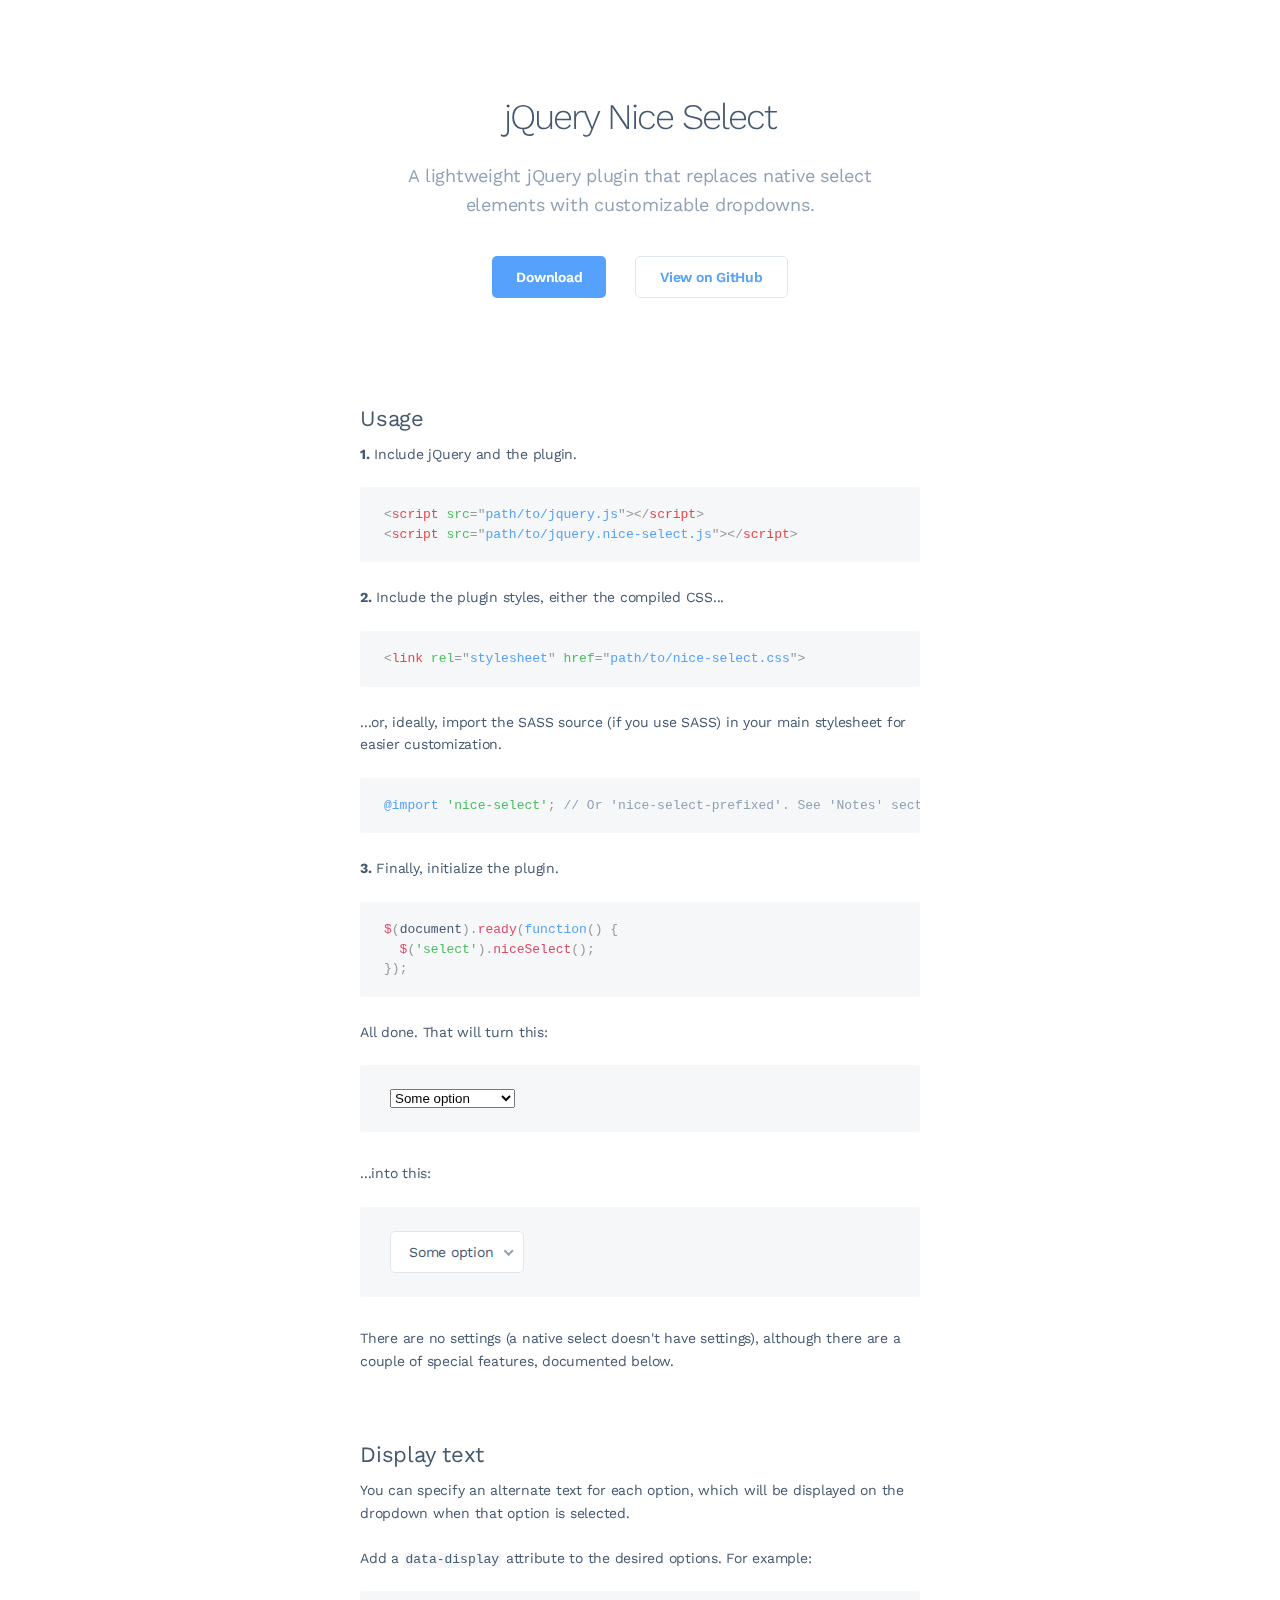
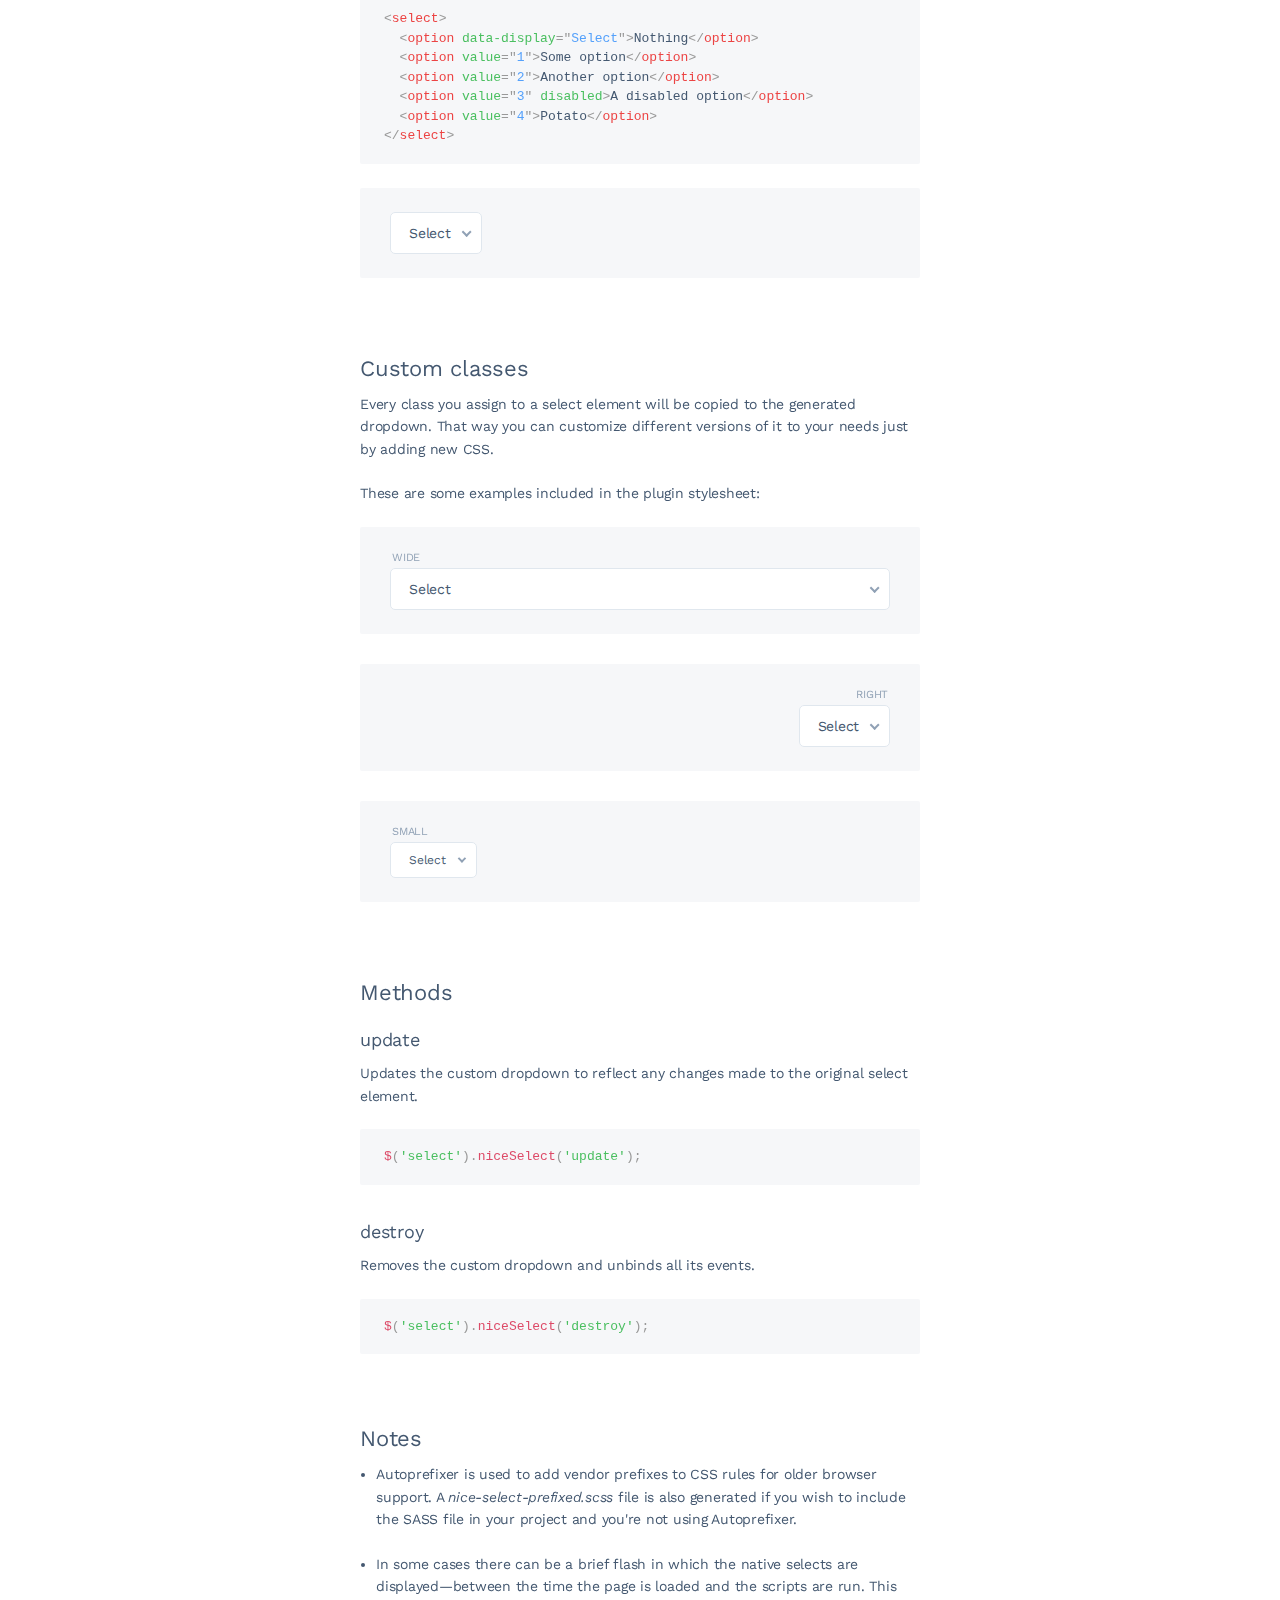
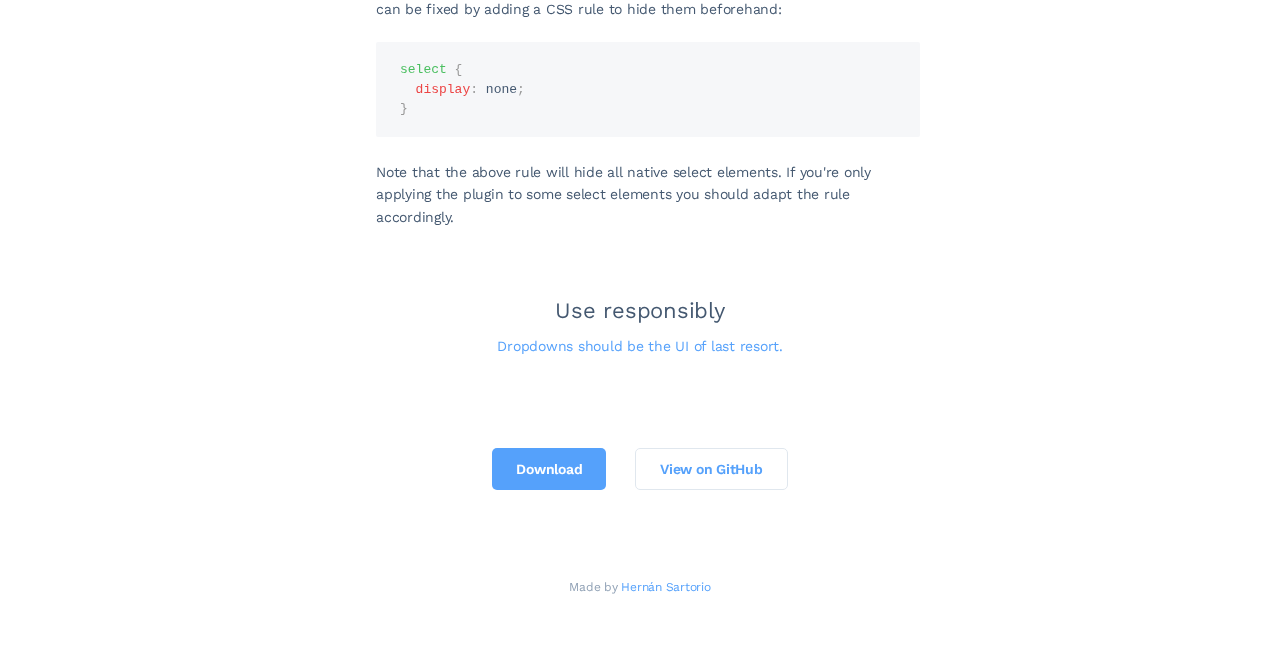
<file: jquery-nice-select-1.1.0/index.html>
<!DOCTYPE html>
<html>
<head>

  <meta charset="utf-8">
  <meta name="viewport" content="width=device-width, initial-scale=1, user-scalable=no">

  <title>jQuery Nice Select</title>

  <link href='https://fonts.googleapis.com/css?family=Work+Sans:300,400,600&Inconsolata:400,700' rel='stylesheet' type='text/css'>
  
  <link rel="stylesheet" href="css/style.css">
  
</head>

<body>

  <div class="container">
  
    <div class="header">      
      <h1>jQuery Nice Select</h1>
      
      <p>A lightweight jQuery plugin that replaces native select elements with customizable dropdowns.</p>
      
      <a href="https://github.com/hernansartorio/jquery-nice-select/archive/v1.1.0.zip" class="button">Download</a>
      <a href="https://github.com/hernansartorio/jquery-nice-select" class="button light">View on GitHub</a>
    </div>

    <h2>Usage</h2>
    <p><strong>1.</strong> Include jQuery and the plugin.</p>
    
    <pre><code class="language-html">&lt;script src=&quot;path/to/jquery.js&quot;&gt;&lt;/script&gt; 
&lt;script src=&quot;path/to/jquery.nice-select.js&quot;&gt;&lt;/script&gt;</code></pre>
    
    <p><strong>2.</strong> Include the plugin styles, either the compiled CSS...</p>
    
    <pre><code class="language-html">&lt;link rel=&quot;stylesheet&quot; href=&quot;path/to/nice-select.css&quot;&gt;</code></pre>

    <p>...or, ideally, import the SASS source (if you use SASS) in your main stylesheet for easier customization.</p>
    
    <pre><code class="language-scss">@import 'nice-select'; // Or 'nice-select-prefixed'. See 'Notes' section.</code></pre>
    
    <p><strong>3.</strong> Finally, initialize the plugin.</p>
    
    <pre><code class="language-js">$(document).ready(function() {
  $('select').niceSelect();
});</code></pre>
    
    <p>All done. That will turn this:</p>
    
    <div class="box">
      <select class="ignore">
        <option value="1">Some option</option>
        <option value="2">Another option</option>
        <option value="3" disabled>A disabled option</option>
        <option value="4">Potato</option>
      </select>
    </div>
    
    <p>...into this:</p>
    
    <div class="box">
      <select>
        <option value="1">Some option</option>
        <option value="2">Another option</option>
        <option value="3" disabled>A disabled option</option>
        <option value="4">Potato</option>
      </select>
    </div>
    
    <p>There are no settings (a native select doesn't have settings), although there are a couple of special features, documented below.</p>
    
    <h2>Display text</h2>
    <p>You can specify an alternate text for each option, which will be displayed on the dropdown when that option is selected.</p>
    
    <p>Add a <code class="language-html">data-display</code> attribute to the desired options. For example:</p>
    
    <pre><code class="language-html">&lt;select&gt;
  &lt;option data-display=&quot;Select&quot;&gt;Nothing&lt;/option&gt;
  &lt;option value=&quot;1&quot;&gt;Some option&lt;/option&gt;
  &lt;option value=&quot;2&quot;&gt;Another option&lt;/option&gt;
  &lt;option value=&quot;3&quot; disabled&gt;A disabled option&lt;/option&gt;
  &lt;option value=&quot;4&quot;&gt;Potato&lt;/option&gt;
&lt;/select&gt;</code></pre>
    
    <div class="box">
      <select>
        <option data-display="Select">Nothing</option>
        <option value="1">Some option</option>
        <option value="2">Another option</option>
        <option value="3" disabled>A disabled option</option>
        <option value="4">Potato</option>
      </select>
    </div>

    <h2>Custom classes</h2>
    
    <p>Every class you assign to a select element will be copied to the generated dropdown. That way you can customize different versions of it to your needs just by adding new CSS.</p>
    
    <p>These are some examples included in the plugin stylesheet:</p>
    
    <div class="box">
      <label>Wide</label>
      <select class="wide">
        <option data-display="Select">Nothing</option>
        <option value="1">Some option</option>
        <option value="2">Another option</option>
        <option value="3" disabled>A disabled option</option>
        <option value="4">Potato</option>
      </select>
    </div>
    
    <div class="box">
      <label class="right">Right</label>
      <select class="right">
        <option data-display="Select">Nothing</option>
        <option value="1">Some option</option>
        <option value="2">Another option</option>
        <option value="3" disabled>A disabled option</option>
        <option value="4">Potato</option>
      </select>
    </div>
    
    <div class="box">
      <label>Small</label>
      <select class="small">
        <option data-display="Select">Nothing</option>
        <option value="1">Some option</option>
        <option value="2">Another option</option>
        <option value="3" disabled>A disabled option</option>
        <option value="4">Potato</option>
      </select>
    </div>
    
    <h2>Methods</h2>
    
    <h3>update</h3>
    
    <p>Updates the custom dropdown to reflect any changes made to the original select element.</p>
    
    <pre><code class="language-js">$('select').niceSelect('update');</code></pre>
    
    <h3>destroy</h3>
    
    <p>Removes the custom dropdown and unbinds all its events.</p>
    
    <pre><code class="language-js">$('select').niceSelect('destroy');</code></pre>
    
    <h2>Notes</h2>  
    
    <ul>
      <li>
        <p>Autoprefixer is used to add vendor prefixes to CSS rules for older browser support. A <i>nice-select-prefixed.scss</i> file is also generated if you wish to include the SASS file in your project and you're not using Autoprefixer.</p>
      </li>
      <li>
        <p>In some cases there can be a brief flash in which the native selects are displayed—between the time the page is loaded and the scripts are run. This can be fixed by adding a CSS rule to hide them beforehand:</p>
            
        <pre><code class="language-scss">select {
  display: none;
}</code></pre>

        <p>Note that the above rule will hide all native select elements. If you're only applying the plugin to some select elements you should adapt the rule accordingly.</p>
      </li>
    </ul>

    <div class="footer">
      <h2>Use responsibly</h2>
      
      <p><a href="http://www.lukew.com/ff/entry.asp?1950">Dropdowns should be the UI of last resort.</a></p>
      
      <a href="https://github.com/hernansartorio/jquery-nice-select/archive/v1.1.0.zip" class="button">Download</a>
      <a href="https://github.com/hernansartorio/jquery-nice-select" class="button light">View on GitHub</a>
      
      <div class="credit">
        Made by <a href="http://hernansartorio.com?r=ns">Hernán Sartorio</a>
      </div>
    </div>
    
    
  </div>
  
  <script src="js/jquery.js"></script>
  <script src="js/jquery.nice-select.min.js"></script>
  <script src="js/fastclick.js"></script>
  <script src="js/prism.js"></script>
  
  <script>
    $(document).ready(function() {
      $('select:not(.ignore)').niceSelect();      
      FastClick.attach(document.body);
    });    
  </script>
  
  <script>
    (function(i,s,o,g,r,a,m){i['GoogleAnalyticsObject']=r;i[r]=i[r]||function(){
    (i[r].q=i[r].q||[]).push(arguments)},i[r].l=1*new Date();a=s.createElement(o),
    m=s.getElementsByTagName(o)[0];a.async=1;a.src=g;m.parentNode.insertBefore(a,m)
    })(window,document,'script','//www.google-analytics.com/analytics.js','ga');

    ga('create', 'UA-64633646-1', 'auto');
    ga('send', 'pageview');
  </script>
  
</body>
</html>
</file>
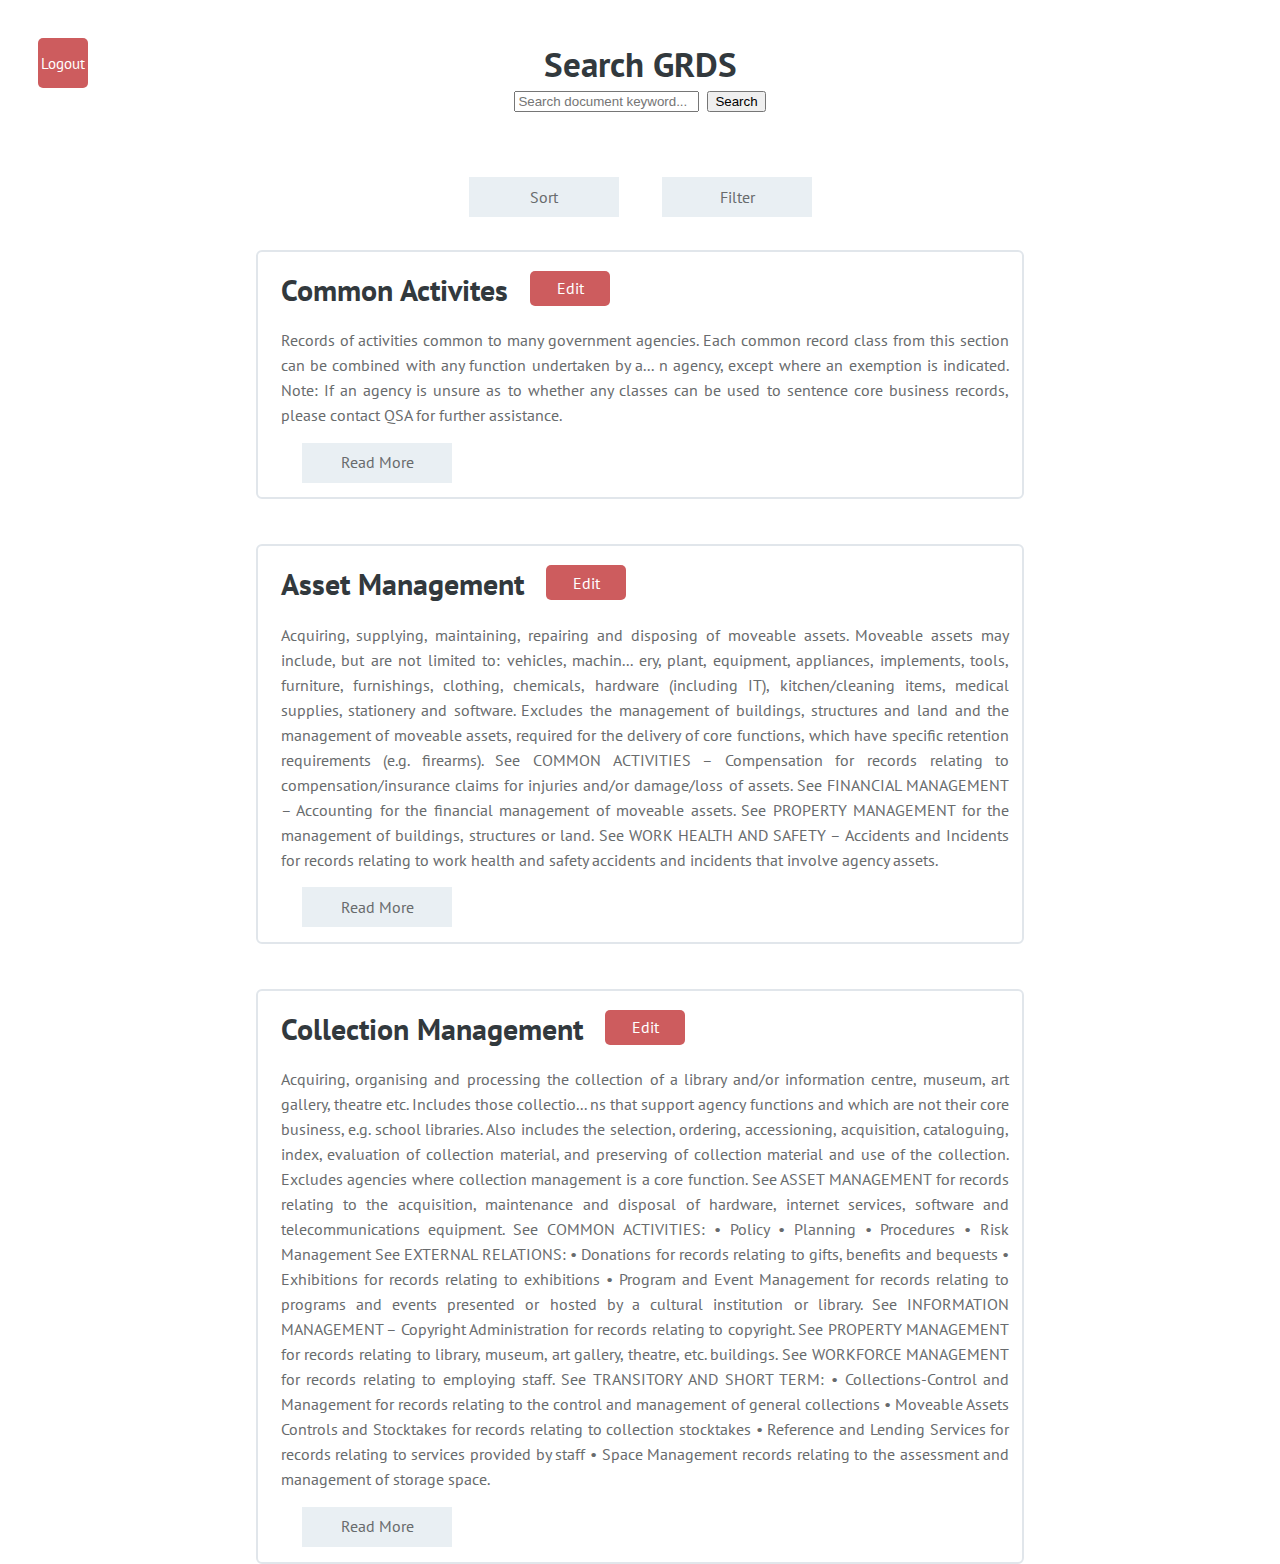
<file: Minerva/rebooted template minerva/edit.html>
<!doctype html>
<head>
	<meta charset="UTF-8">
	<meta name="viewport" content="width=device-width, initial-scale=1">

	<link href='http://fonts.googleapis.com/css?family=PT+Sans:400,700|Merriweather:400italic,400' rel='stylesheet' type='text/css'>

	<link rel="stylesheet" href="css/reset.css"> <!-- CSS reset -->
	<link rel="stylesheet" href="css/style.css"> <!-- Resource style -->
	<script src="js/modernizr.js"></script> <!-- Modernizr -->

	<script src="https://ajax.googleapis.com/ajax/libs/jquery/3.2.1/jquery.min.js"></script>

	<script>
$(document).ready(function() {
    // Configure/customize these variables.
    var showChar = 150;  // How many characters are shown by default
    var ellipsestext = "...";
    var moretext = "<br><button>Read More</button>";
    var lesstext = "<br><button>Read Less</button>";
    

    $('.more').each(function() {
        var content = $(this).html();
 
        if(content.length > showChar) {
 
            var c = content.substr(0, showChar);
            var h = content.substr(showChar, content.length - showChar);
 
            var html = c + '<span class="moreellipses">' + ellipsestext+ '&nbsp;</span><span class="morecontent"><span>' + h + '</span>&nbsp;&nbsp;<a href="" class="morelink">' + moretext + '</a></span>';
 
            $(this).html(html);
        }
 
    });
 
    $(".morelink").click(function(){
        if($(this).hasClass("less")) {
            $(this).removeClass("less");
            $(this).html(moretext);
        } else {
            $(this).addClass("less");
            $(this).html(lesstext);
        }
        $(this).parent().prev().toggle();
        $(this).prev().toggle();
        return false;
    });
});

</script>
<style>

</style>


  	
	<title>GRDS - Admin Edit</title>
</head>
<body class="body-results">
	<a href="login.html" class="back-button">Logout</a>
	<h1>Search GRDS</h1>
	<!-- [number] refers to the number of results that are queried on [keyword] -->
	<input type="text" name="search" placeholder="Search document keyword...">&nbsp;&nbsp;<input type="button" name="submit" value="Search">

	<div class="top-button">
		<button class="top-button">Sort</button>
		<button class="top-button">Filter</button>
	</div>

	<!-- template for one result  -->
	<div class="result-box">
		<h2 style="float:left;">Common Activites</h2><button style="background-color: #cd5c5e; color: white; width:80px; height: 35px; margin-top: 19px; border-radius: 5px;">Edit</button>
		<p class="more">Records of activities common to many government agencies. Each common record class from this section can be combined with any function undertaken by an agency, except where an exemption is indicated.
		Note: If an agency is unsure as to whether any classes can be used to sentence core business records, please contact QSA for further assistance.</p>
	
	</div>

	<div class="result-box">
		<h2 style="float:left;">Asset Management</h2><button style="background-color: #cd5c5e; color: white; width:80px; height: 35px; margin-top: 19px; border-radius: 5px;">Edit</button>
		<p class="more" >Acquiring, supplying, maintaining, repairing and disposing of moveable assets.
		Moveable assets may include, but are not limited to: vehicles, machinery, plant, equipment, appliances, implements, tools, furniture, furnishings, clothing, chemicals, hardware (including IT), kitchen/cleaning items, medical supplies, stationery and software.
		Excludes the management of buildings, structures and land and the management of moveable assets, required for the delivery of core functions, which have specific retention requirements (e.g. firearms).
		See COMMON ACTIVITIES – Compensation for records relating to compensation/insurance claims for injuries and/or damage/loss of assets.
		See FINANCIAL MANAGEMENT – Accounting for the financial management of moveable assets.
		See PROPERTY MANAGEMENT for the management of buildings, structures or land.
		See WORK HEALTH AND SAFETY – Accidents and Incidents for records relating to work health and safety accidents and incidents that involve agency assets.</p>
		

	</div>

	<div class="result-box">
				<h2 style="float:left;">Collection Management</h2><button style="background-color: #cd5c5e; color: white; width:80px; height: 35px; margin-top: 19px; border-radius: 5px;">Edit</button>
		<p class="more" >Acquiring, organising and processing the collection of a library and/or information centre, museum, art gallery, theatre etc. Includes those collections that support agency functions and which are not their core business, e.g. school libraries. Also includes the selection, ordering, accessioning, acquisition, cataloguing, index, evaluation of collection material, and preserving of collection material and use of the collection.
								Excludes agencies where collection management is a core function. 
								See ASSET MANAGEMENT for records relating to the acquisition, maintenance and disposal of hardware, internet services, software and telecommunications equipment.
								See COMMON ACTIVITIES: 
								 
								•	Policy
								•	Planning
								•	Procedures
								•	Risk Management
								 
								See EXTERNAL RELATIONS:
								•	Donations for records relating to gifts, benefits and bequests
								•	Exhibitions for records relating to exhibitions
								•	Program and Event Management for records relating to programs and events presented or hosted by a cultural institution or library.
								See INFORMATION MANAGEMENT – Copyright Administration for records relating to copyright.
								See PROPERTY MANAGEMENT for records relating to library, museum, art gallery, theatre, etc. buildings.
								See WORKFORCE MANAGEMENT for records relating to employing staff.
								See TRANSITORY AND SHORT TERM:
								•	Collections-Control and Management for records relating to the control and management of general collections
								•	Moveable Assets Controls and Stocktakes for records relating to collection stocktakes
								•	Reference and Lending Services for records relating to services provided by staff
								•	Space Management records relating to the assessment and management of storage space.</p>
	

	</div>
</body>
<html>
</file>
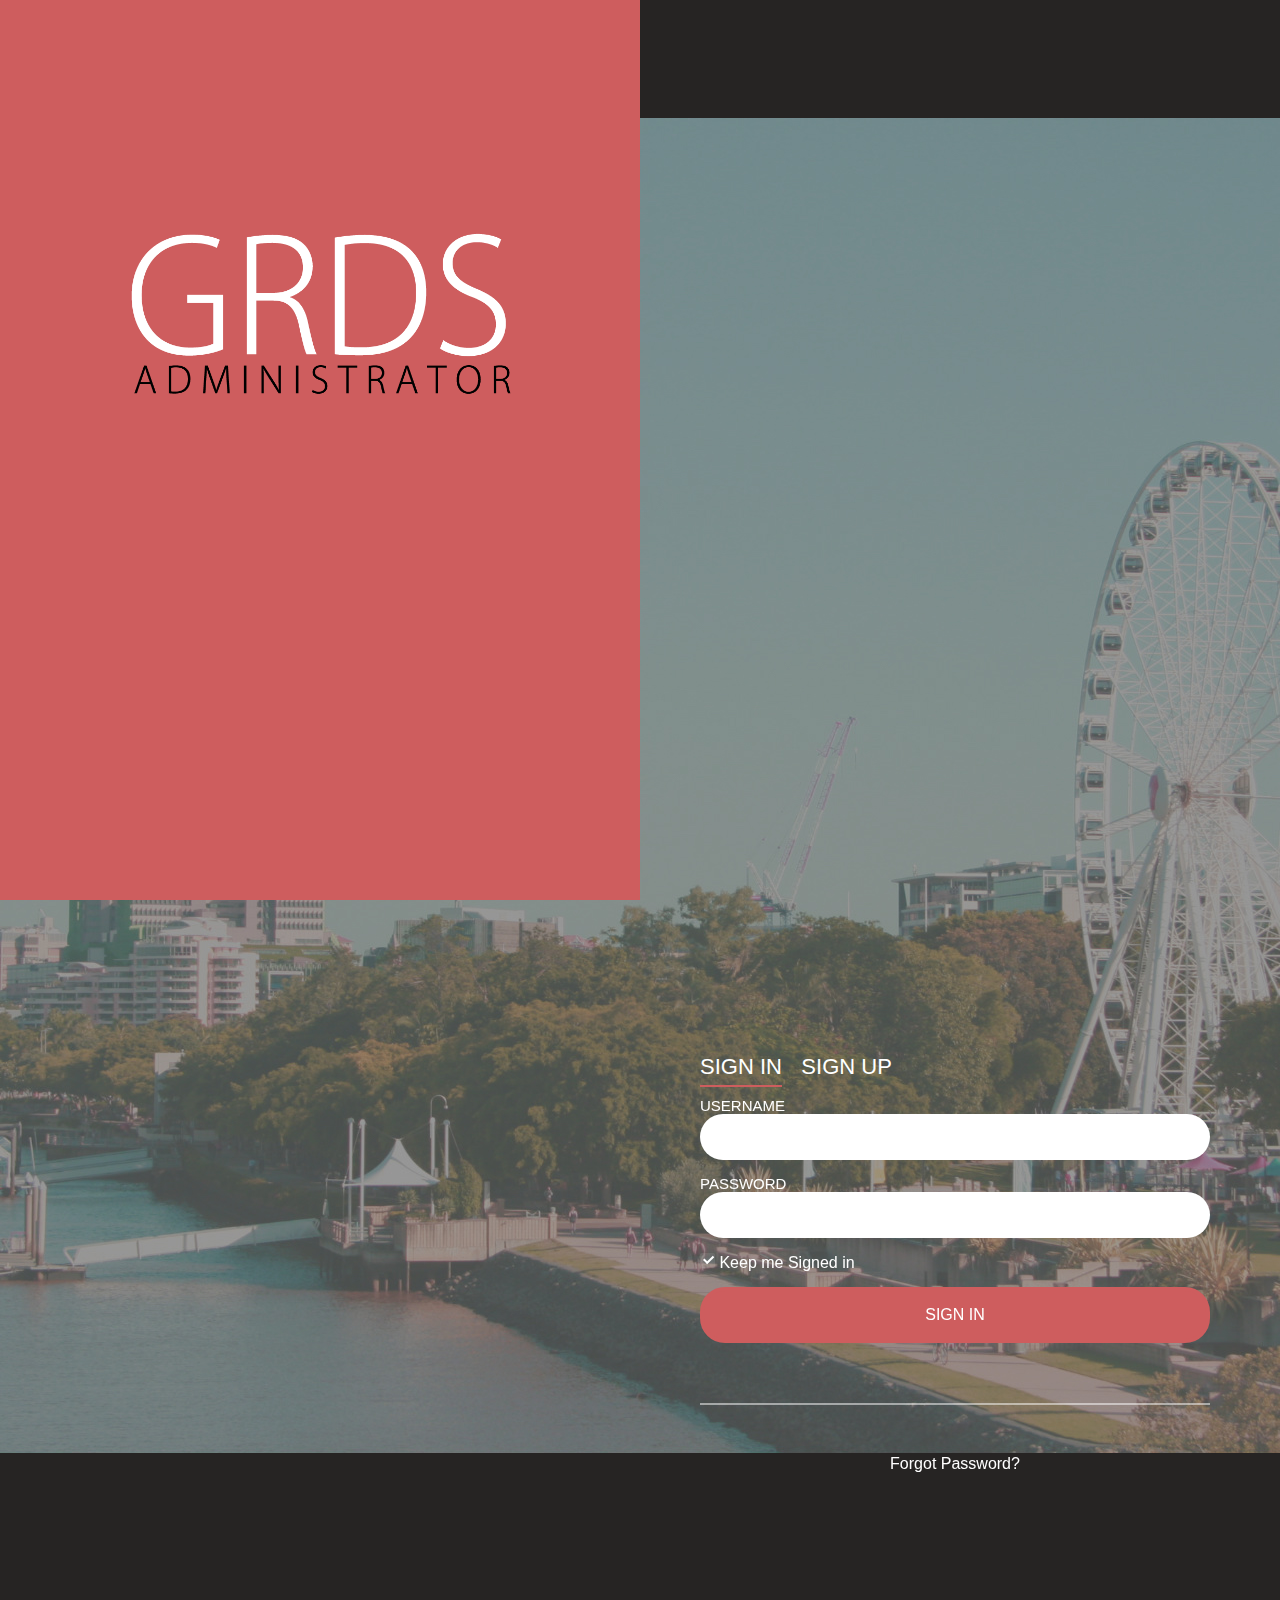
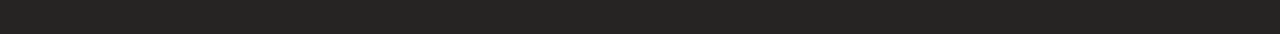
<file: Minerva/rebooted template minerva/login.html>
<!DOCTYPE html>
<html >
<head>
  <meta charset="UTF-8">
  <title>GRDS - BY MINERVA CO.</title>
  
  
  <link rel='stylesheet prefetch' href='https://fonts.googleapis.com/css?family=Open+Sans:600'>

      <link rel="stylesheet" href="css/style2.css">

  
</head>

<body>
<section>
<center>
   <img src="img/adminlogin.png" width="65%" height="65%" alt="logo" style="margin-top: 20%;">
</center>
</section>

  <div class="login-wrap" style="padding-top: 5%;">
	<div class="login-html">
		<input id="tab-1" type="radio" name="tab" class="sign-in" checked><label for="tab-1" class="tab">Sign In</label>
		<input id="tab-2" type="radio" name="tab" class="sign-up"><label for="tab-2" class="tab">Sign Up</label>
		<div class="login-form">
			<div class="sign-in-htm">
			<form method="post" action="edit.html">
				<div class="group">
					<label for="user" class="label">Username</label>
					<input id="user" type="text" class="input">
				</div>
				<div class="group">
					<label for="pass" class="label">Password</label>
					<input id="pass" type="password" class="input" data-type="password">
				</div>
				<div class="group">
					<input id="check" type="checkbox" class="check" checked>
					<label for="check"><span class="icon"></span> Keep me Signed in</label>
				</div>
				<div class="group">
					<input type="submit" class="button" value="Sign In">
				</div>
				</form>
				<div class="hr"></div>
				<div class="foot-lnk">
					<a href="#forgot">Forgot Password?</a>
				</div>
			</div>
			<div class="sign-up-htm">
			<form method="post" action="edit.html">
				<div class="group">
					<label for="user" class="label">Username</label>
					<input id="user" type="text" class="input">
				</div>
				<div class="group">
					<label for="pass" class="label">Password</label>
					<input id="pass" type="password" class="input" data-type="password">
				</div>
				<div class="group">
					<label for="pass" class="label">Repeat Password</label>
					<input id="pass" type="password" class="input" data-type="password">
				</div>
				<div class="group">
					<label for="pass" class="label">Email Address</label>
					<input id="pass" type="text" class="input">
				</div>
				<div class="group">
					<input type="submit" class="button" value="Sign Up">
				</div>
				</form>
				<div class="hr"></div>
				<div class="foot-lnk">
					<label for="tab-1">Already Member?</a>
				</div>
			</div>
		</div>
	</div>
</div>
  
  
</body>
</html>
</file>
<file: jquery-nice-select-1.1.0/css/style.css>
.nice-select {
  -webkit-tap-highlight-color: transparent;
  background-color: #fff;
  border-radius: 5px;
  border: solid 1px #e0e7ee;
  box-sizing: border-box;
  clear: both;
  cursor: pointer;
  display: block;
  float: left;
  font-family: inherit;
  font-size: 14px;
  font-weight: normal;
  height: 42px;
  line-height: 40px;
  outline: none;
  padding-left: 18px;
  padding-right: 30px;
  position: relative;
  text-align: left !important;
  -webkit-transition: all 0.2s ease-in-out;
  transition: all 0.2s ease-in-out;
  -webkit-user-select: none;
     -moz-user-select: none;
      -ms-user-select: none;
          user-select: none;
  white-space: nowrap;
  width: auto; }
  .nice-select:hover {
    border-color: #d0dae5; }
  .nice-select:active, .nice-select.open, .nice-select:focus {
    border-color: #88bfff; }
  .nice-select:after {
    border-bottom: 2px solid #90a1b5;
    border-right: 2px solid #90a1b5;
    content: '';
    display: block;
    height: 5px;
    margin-top: -4px;
    pointer-events: none;
    position: absolute;
    right: 12px;
    top: 50%;
    -webkit-transform-origin: 66% 66%;
        -ms-transform-origin: 66% 66%;
            transform-origin: 66% 66%;
    -webkit-transform: rotate(45deg);
        -ms-transform: rotate(45deg);
            transform: rotate(45deg);
    -webkit-transition: all 0.15s ease-in-out;
    transition: all 0.15s ease-in-out;
    width: 5px; }
  .nice-select.open:after {
    -webkit-transform: rotate(-135deg);
        -ms-transform: rotate(-135deg);
            transform: rotate(-135deg); }
  .nice-select.open .list {
    opacity: 1;
    pointer-events: auto;
    -webkit-transform: scale(1) translateY(0);
        -ms-transform: scale(1) translateY(0);
            transform: scale(1) translateY(0); }
  .nice-select.disabled {
    border-color: #e7ecf2;
    color: #90a1b5;
    pointer-events: none; }
    .nice-select.disabled:after {
      border-color: #cdd5de; }
  .nice-select.wide {
    width: 100%; }
    .nice-select.wide .list {
      left: 0 !important;
      right: 0 !important; }
  .nice-select.right {
    float: right; }
    .nice-select.right .list {
      left: auto;
      right: 0; }
  .nice-select.small {
    font-size: 12px;
    height: 36px;
    line-height: 34px; }
    .nice-select.small:after {
      height: 4px;
      width: 4px; }
    .nice-select.small .option {
      line-height: 34px;
      min-height: 34px; }
  .nice-select .list {
    background-color: #fff;
    border-radius: 5px;
    box-shadow: 0 0 0 1px rgba(68, 88, 112, 0.11);
    box-sizing: border-box;
    margin-top: 4px;
    opacity: 0;
    overflow: hidden;
    padding: 0;
    pointer-events: none;
    position: absolute;
    top: 100%;
    left: 0;
    -webkit-transform-origin: 50% 0;
        -ms-transform-origin: 50% 0;
            transform-origin: 50% 0;
    -webkit-transform: scale(0.75) translateY(-21px);
        -ms-transform: scale(0.75) translateY(-21px);
            transform: scale(0.75) translateY(-21px);
    -webkit-transition: all 0.2s cubic-bezier(0.5, 0, 0, 1.25), opacity 0.15s ease-out;
    transition: all 0.2s cubic-bezier(0.5, 0, 0, 1.25), opacity 0.15s ease-out;
    z-index: 9; }
    .nice-select .list:hover .option:not(:hover) {
      background-color: transparent !important; }
  .nice-select .option {
    cursor: pointer;
    font-weight: 400;
    line-height: 40px;
    list-style: none;
    min-height: 40px;
    outline: none;
    padding-left: 18px;
    padding-right: 29px;
    text-align: left;
    -webkit-transition: all 0.2s;
    transition: all 0.2s; }
    .nice-select .option:hover, .nice-select .option.focus, .nice-select .option.selected.focus {
      background-color: #f6f7f9; }
    .nice-select .option.selected {
      font-weight: bold; }
    .nice-select .option.disabled {
      background-color: transparent;
      color: #90a1b5;
      cursor: default; }

.no-csspointerevents .nice-select .list {
  display: none; }

.no-csspointerevents .nice-select.open .list {
  display: block; }

code[class*="language-"],
pre[class*="language-"] {
  border-radius: 2px;
  color: #445870;
  -webkit-hyphens: none;
      -ms-hyphens: none;
          hyphens: none;
  line-height: 1.5;
  -moz-tab-size: 4;
    -o-tab-size: 4;
       tab-size: 4;
  text-align: left;
  white-space: pre;
  word-break: normal;
  word-spacing: normal;
  word-wrap: normal;
  direction: ltr;
  font-family: Inconsolata, monospace;
  font-size: 13px;
  letter-spacing: 0; }

/* Code blocks */
pre[class*="language-"] {
  padding: 18px 24px;
  margin: 0 0 24px;
  overflow: auto; }

:not(pre) > code[class*="language-"],
pre[class*="language-"] {
  background: #f6f7f9; }

/* Inline code */
:not(pre) > code[class*="language-"] {
  padding: 0 2px 1px; }

.token.comment,
.token.prolog,
.token.doctype,
.token.cdata {
  color: #90a1b5; }

.token.punctuation {
  color: #999; }

.namespace {
  opacity: .7; }

.token.property,
.token.tag,
.token.boolean,
.token.number,
.token.constant,
.token.symbol,
.token.deleted {
  color: #EC4444; }

.token.selector,
.token.attr-name,
.token.string,
.token.char,
.token.builtin,
.token.inserted {
  color: #4ABF60; }

.token.operator,
.token.entity,
.token.url,
.language-css .token.string,
.style .token.string {
  color: #a67f59;
  background: rgba(255, 255, 255, 0.5); }

.token.atrule,
.token.attr-value,
.token.keyword {
  color: #55a1fb; }

.token.function {
  color: #DD4A68; }

.token.regex,
.token.important,
.token.variable {
  color: #e90; }

.token.important,
.token.bold {
  font-weight: bold; }

.token.italic {
  font-style: italic; }

.token.entity {
  cursor: help; }

body {
  -webkit-font-smoothing: antialiased;
  -moz-osx-font-smoothing: grayscale;
  color: #445870;
  font-family: 'Work Sans', sans-serif;
  font-size: 14px;
  font-weight: normal;
  letter-spacing: -0.25px;
  margin: 0;
  padding: 0 18px; }

p {
  line-height: 1.6;
  margin: 0 0 1.6em; }

h1 {
  font-size: 36px;
  font-weight: 300;
  letter-spacing: -2px;
  margin: 0 0 24px; }

h2 {
  font-size: 22px;
  font-weight: 400;
  margin: 0 0 12px;
  padding-top: 48px; }

h3 {
  font-size: 18px;
  font-weight: 400;
  margin: 0 0 12px;
  padding-top: 12px; }

ul {
  margin: 0;
  padding-left: 16px; }

a:not(.button) {
  color: #55a1fb;
  outline: none;
  text-decoration: none;
  -webkit-transition: all 0.2s ease-in-out;
  transition: all 0.2s ease-in-out;
  border-bottom: 1px solid transparent; }
  a:not(.button):hover, a:not(.button):focus {
    border-bottom: 1px solid #88bfff; }

::-moz-selection {
  background: #f3f4f7; }

::selection {
  background: #f3f4f7; }

.container {
  margin: 96px auto 60px;
  max-width: 40em; }

.box {
  background-color: #f6f7f9;
  border-radius: 2px;
  margin-bottom: 30px;
  padding: 24px 30px; }
  .box:before, .box:after {
    content: "";
    display: table; }
  .box:after {
    clear: both; }

label {
  color: #90a1b5;
  font-size: 11px;
  margin: 0 2px 4px;
  text-transform: uppercase;
  float: left; }
  label.right {
    float: right; }

.button {
  -webkit-tap-highlight-color: transparent;
  background-color: #55a1fb;
  border-radius: 5px;
  border: none;
  box-sizing: border-box;
  color: #fff;
  cursor: pointer;
  display: inline-block;
  font-weight: 600;
  height: 42px;
  line-height: 42px;
  outline: none;
  padding: 0 24px;
  text-align: center;
  text-decoration: none;
  -webkit-transition: all 0.2s ease-in-out;
  transition: all 0.2s ease-in-out;
  white-space: nowrap;
  width: auto; }
  .button:hover, .button:focus {
    background-color: #4196fb; }
  .button:active, .button.nice-select.open {
    background-color: #2d8bfa; }
  .button.light {
    background-color: #fff;
    border: 1px solid #e0e7ee;
    color: #55a1fb;
    line-height: 40px;
    margin-left: 24px; }
    .button.light:hover {
      border-color: #d0dae5; }
    .button.light:active, .button.light.nice-select.open, .button.light:focus {
      border-color: #88bfff; }
  @media screen and (max-width: 360px) {
    .button {
      width: 100%; }
      .button.light {
        margin: 18px 0 0; } }

.header {
  text-align: center;
  margin-bottom: 60px; }
  @media screen and (min-width: 600px) {
    .header {
      padding: 0 18px; } }
  .header p {
    color: #90a1b5;
    font-size: 18px;
    margin-bottom: 36px; }

.footer {
  text-align: center; }
  .footer p {
    margin-bottom: 90px; }

.credit {
  color: #90a1b5;
  clear: both;
  font-size: 12px;
  margin-top: 90px; }
</file>
<file: Minerva/rebooted template minerva/css/style.css>
/* -------------------------------- 

Primary style

-------------------------------- */
*, *::after, *::before {
  box-sizing: border-box;
}

html {
  font-size: 62.5%;
}

body {
  font-size: 1.6rem;
  font-family: "PT Sans", sans-serif;
  color: #ffffff;
  background-color: #262423;
}

a {
  color: #a8ae7e;
  text-decoration: none;
}

/* -------------------------------- 

Patterns - reusable parts of our design

-------------------------------- */
.cd-text-replace {
  /* replace text with image */
  color: transparent;
  text-indent: 100%;
  overflow: hidden;
  white-space: nowrap;
}

/* -------------------------------- 

Menu trigger

-------------------------------- */
.cd-nav-trigger {
  position: absolute;
  z-index: 4;
  top: 24px;
  right: 5%;
  height: 52px;
  width: 52px;
  border-radius: 50%;
  background-color: rgba(0, 0, 0, 0.8);
  -webkit-transition: background 0.2s;
  -moz-transition: background 0.2s;
  transition: background 0.2s;
}
.cd-nav-trigger .cd-icon,
.cd-nav-trigger .cd-icon::before,
.cd-nav-trigger .cd-icon::after {
  /* menu icon created in CSS */
  position: absolute;
  background-color: #ffffff;
  border-radius: 2px;
  /* Force Hardware Acceleration in WebKit */
  -webkit-transform: translateZ(0);
  -moz-transform: translateZ(0);
  -ms-transform: translateZ(0);
  -o-transform: translateZ(0);
  transform: translateZ(0);
  -webkit-backface-visibility: hidden;
  backface-visibility: hidden;
}
.no-touch .cd-nav-trigger:hover {
  background-color: black;
}
.cd-nav-trigger .cd-icon {
  /* middle line of the menu icon */
  display: inline-block;
  width: 18px;
  height: 2px;
  left: 50%;
  top: 50%;
  bottom: auto;
  right: auto;
  -webkit-transform: translateX(-50%) translateY(-50%);
  -moz-transform: translateX(-50%) translateY(-50%);
  -ms-transform: translateX(-50%) translateY(-50%);
  -o-transform: translateX(-50%) translateY(-50%);
  transform: translateX(-50%) translateY(-50%);
  -webkit-transition: -webkit-transform 0.3s, background-color 0.3s;
  -moz-transition: -moz-transform 0.3s, background-color 0.3s;
  transition: transform 0.3s, background-color 0.3s;
}
.cd-nav-trigger .cd-icon::before, .cd-nav-trigger .cd-icon::after {
  /* upper and lower lines of the menu icon */
  content: '';
  top: 0;
  right: 0;
  width: 100%;
  height: 100%;
  -webkit-transition: -webkit-transform 0.3s;
  -moz-transition: -moz-transform 0.3s;
  transition: transform 0.3s;
}
.cd-nav-trigger .cd-icon::before {
  -webkit-transform: translateY(-6px);
  -moz-transform: translateY(-6px);
  -ms-transform: translateY(-6px);
  -o-transform: translateY(-6px);
  transform: translateY(-6px);
}
.cd-nav-trigger .cd-icon::after {
  -webkit-transform: translateY(6px);
  -moz-transform: translateY(6px);
  -ms-transform: translateY(6px);
  -o-transform: translateY(6px);
  transform: translateY(6px);
}
.cd-nav-trigger.project-open .cd-icon {
  /* user selects a projects - transform the icon into a 'X' */
  background-color: rgba(255, 255, 255, 0);
}
.cd-nav-trigger.project-open .cd-icon::before, .cd-nav-trigger.project-open .cd-icon::after {
  background-color: white;
}
.cd-nav-trigger.project-open .cd-icon::before {
  -webkit-transform: translateY(0) rotate(45deg);
  -moz-transform: translateY(0) rotate(45deg);
  -ms-transform: translateY(0) rotate(45deg);
  -o-transform: translateY(0) rotate(45deg);
  transform: translateY(0) rotate(45deg);
}
.cd-nav-trigger.project-open .cd-icon::after {
  -webkit-transform: translateY(0) rotate(-45deg);
  -moz-transform: translateY(0) rotate(-45deg);
  -ms-transform: translateY(0) rotate(-45deg);
  -o-transform: translateY(0) rotate(-45deg);
  transform: translateY(0) rotate(-45deg);
}
.cd-nav-trigger.nav-visible .cd-icon {
  /* user opens the navigation - transform the icon into an arrow */
  -webkit-transform: translateY(-50%) translateX(-50%);
  -moz-transform: translateY(-50%) translateX(-50%);
  -ms-transform: translateY(-50%) translateX(-50%);
  -o-transform: translateY(-50%) translateX(-50%);
  transform: translateY(-50%) translateX(-50%);
}
.cd-nav-trigger.nav-visible .cd-icon::after {
  -webkit-transform: translateX(5px) translateY(3px) rotate(-45deg) scaleX(0.5);
  -moz-transform: translateX(5px) translateY(3px) rotate(-45deg) scaleX(0.5);
  -ms-transform: translateX(5px) translateY(3px) rotate(-45deg) scaleX(0.5);
  -o-transform: translateX(5px) translateY(3px) rotate(-45deg) scaleX(0.5);
  transform: translateX(5px) translateY(3px) rotate(-45deg) scaleX(0.5);
}
.cd-nav-trigger.nav-visible .cd-icon::before {
  -webkit-transform: translateX(5px) translateY(-3px) rotate(45deg) scaleX(0.5);
  -moz-transform: translateX(5px) translateY(-3px) rotate(45deg) scaleX(0.5);
  -ms-transform: translateX(5px) translateY(-3px) rotate(45deg) scaleX(0.5);
  -o-transform: translateX(5px) translateY(-3px) rotate(45deg) scaleX(0.5);
  transform: translateX(5px) translateY(-3px) rotate(45deg) scaleX(0.5);
}
@media only screen and (min-width: 1024px) {
  .cd-nav-trigger.nav-visible .cd-icon {
    -webkit-transform: translateY(-50%) translateX(-50%) rotate(-90deg);
    -moz-transform: translateY(-50%) translateX(-50%) rotate(-90deg);
    -ms-transform: translateY(-50%) translateX(-50%) rotate(-90deg);
    -o-transform: translateY(-50%) translateX(-50%) rotate(-90deg);
    transform: translateY(-50%) translateX(-50%) rotate(-90deg);
  }
  .cd-nav-trigger.nav-visible .cd-icon::after {
    -webkit-transform: translateX(-5px) translateY(3px) rotate(45deg) scaleX(0.5);
    -moz-transform: translateX(-5px) translateY(3px) rotate(45deg) scaleX(0.5);
    -ms-transform: translateX(-5px) translateY(3px) rotate(45deg) scaleX(0.5);
    -o-transform: translateX(-5px) translateY(3px) rotate(45deg) scaleX(0.5);
    transform: translateX(-5px) translateY(3px) rotate(45deg) scaleX(0.5);
  }
  .cd-nav-trigger.nav-visible .cd-icon::before {
    -webkit-transform: translateX(-5px) translateY(-3px) rotate(-45deg) scaleX(0.5);
    -moz-transform: translateX(-5px) translateY(-3px) rotate(-45deg) scaleX(0.5);
    -ms-transform: translateX(-5px) translateY(-3px) rotate(-45deg) scaleX(0.5);
    -o-transform: translateX(-5px) translateY(-3px) rotate(-45deg) scaleX(0.5);
    transform: translateX(-5px) translateY(-3px) rotate(-45deg) scaleX(0.5);
  }
}

/* -------------------------------- 

Projects

-------------------------------- */
.cd-projects-container {
  position: relative;
  z-index: 2;
  overflow-x: hidden;
  transition: 1s ease-in;

}
.cd-projects-container.project-open {
  /* smooth scroll on iOS devices */
  -webkit-overflow-scrolling: touch;
}

.cd-projects-previews {
  position: relative;
  z-index: 2;
  height: 100vh;
  width: 100vw;
}
.cd-projects-previews::after {
  clear: both;
  content: "";
  display: table;
}
.project-open .cd-projects-previews {
  pointer-events: none;
}
.cd-projects-previews li {
  height: 50%;
  width: 100%;
  overflow: hidden;
  -webkit-transition: -webkit-transform 0.5s;
  -moz-transition: -moz-transform 0.5s;
  transition: transform 0.5s;
  /* Force Hardware Acceleration */
  -webkit-backface-visibility: hidden;
  backface-visibility: hidden;
  -webkit-transform: translateZ(1px);
  -moz-transform: translateZ(1px);
  -ms-transform: translateZ(1px);
  -o-transform: translateZ(1px);
  transform: translateZ(1px);
}
.cd-projects-previews li.selected {
  opacity: 0;
  /* move selected project preview out of the viewport with no transition */
  -webkit-transform: translateX(-100%);
  -moz-transform: translateX(-100%);
  -ms-transform: translateX(-100%);
  -o-transform: translateX(-100%);
  transform: translateX(-100%);
  -webkit-transition: -webkit-transform 0s;
  -moz-transition: -moz-transform 0s;
  transition: transform 0s;
}
.cd-projects-previews li.slide-out {
  -webkit-transform: translateX(-100%);
  -moz-transform: translateX(-100%);
  -ms-transform: translateX(-100%);
  -o-transform: translateX(-100%);
  transform: translateX(-100%);
}
.cd-projects-previews a {
  display: block;
  height: 100vh;
  width: 100%;
  /* fixes a bug on projects caption width */
  -webkit-transform: translateY(0%);
  -moz-transform: translateY(0%);
  -ms-transform: translateY(0%);
  -o-transform: translateY(0%);
  transform: translateY(0%);
  opacity: 0;
  -webkit-transition: opacity 0.5s;
  -moz-transition: opacity 0.5s;
  transition: opacity 0.5s;
}
.cd-projects-previews li:nth-of-type(3) a {
  -webkit-transform: translateY(-25%);
  -moz-transform: translateY(-25%);
  -ms-transform: translateY(-25%);
  -o-transform: translateY(-25%);
  transform: translateY(-25%);
}
.cd-projects-previews li:nth-of-type(2) a {
  -webkit-transform: translateY(-50%);
  -moz-transform: translateY(-50%);
  -ms-transform: translateY(-50%);
  -o-transform: translateY(-50%);
  transform: translateY(-50%);
}
.cd-projects-previews li:nth-of-type(4) a {
  -webkit-transform: translateY(-75%);
  -moz-transform: translateY(-75%);
  -ms-transform: translateY(-75%);
  -o-transform: translateY(-75%);
  transform: translateY(-75%);
}
.cd-projects-previews .bg-loaded a {
  opacity: 1;
}
@media only screen and (min-width: 1024px) {
  .cd-projects-previews li {
    display: inline-block;
    height: 100%;
    width: 50%;
    float: left;
  }
  .cd-projects-previews li.selected {
    -webkit-transform: translateY(-100%);
    -moz-transform: translateY(-100%);
    -ms-transform: translateY(-100%);
    -o-transform: translateY(-100%);
    transform: translateY(-100%);
  }
  .cd-projects-previews li.slide-out {
    -webkit-transform: translateY(-100%);
    -moz-transform: translateY(-100%);
    -ms-transform: translateY(-100%);
    -o-transform: translateY(-100%);
    transform: translateY(-100%);
  }
  .cd-projects-previews a {
    /* width equal to window width */
    width: 200%;
  }
  .cd-projects-previews li:nth-of-type(3) a {
    -webkit-transform: translateX(-25%);
    -moz-transform: translateX(-25%);
    -ms-transform: translateX(-25%);
    -o-transform: translateX(-25%);
    transform: translateX(-25%);
  }
  .cd-projects-previews li:nth-of-type(2) a {
    -webkit-transform: translateX(-50%);
    -moz-transform: translateX(-50%);
    -ms-transform: translateX(-50%);
    -o-transform: translateX(-50%);
    transform: translateX(-50%);
  }
  .cd-projects-previews li:nth-of-type(4) a {
    -webkit-transform: translateX(-75%);
    -moz-transform: translateX(-75%);
    -ms-transform: translateX(-75%);
    -o-transform: translateX(-75%);
    transform: translateX(-75%);
  }
}

.cd-projects {
  position: absolute;
  z-index: 1;
  top: 0;
  left: 0;
  height: 100vh;
  width: 100vw;
}
.cd-projects > li {
  position: absolute;
  top: 0;
  left: 0;
  height: 100%;
  width: 100%;
  opacity: 0;
  -webkit-transition: opacity 0.3s;
  -moz-transition: opacity 0.3s;
  transition: opacity 0.3s;
}
.cd-projects > li.selected {
  z-index: 1;
  opacity: 1;
  -webkit-transition: opacity 2s;
  -moz-transition: opacity 2s;
  transition: opacity 1s ease-in;
}
.cd-projects .preview-image {
  display: block;
  height: 100vh;
}

.cd-projects-previews a,
.cd-projects .preview-image {
  /* set a background image for each project */
  background: #cf5b5b url(../img/img-71.jpg) no-repeat center center;
  background-size: cover;
}

.cd-projects-previews li:nth-of-type(2) a,
.cd-projects > li:nth-of-type(2) .preview-image {
  background: #cf5b5b no-repeat center center;
  background-size: cover;
}

.cd-projects-previews li:nth-of-type(3) a,
.cd-projects > li:nth-of-type(3) .preview-image {
  background: #e7d5a4 url(../img/img-3.jpg) no-repeat center center;
  background-size: cover;
}

.cd-projects-previews li:nth-of-type(4) a,
.cd-projects > li:nth-of-type(4) .preview-image {
  background: #835531 url(../img/img-4.jpg) no-repeat center center;
  background-size: cover;
}

.cd-project-title {
  position: absolute;
  width: 100%;
  top: calc(60% - 20px);
  left: 0;
  color: #ffffff;
  -webkit-transform: translateY(-37.5vh);
  -moz-transform: translateY(-37.5vh);
  -ms-transform: translateY(-37.5vh);
  -o-transform: translateY(-37.5vh);
  transform: translateY(-37.5vh);
  -webkit-transition: -webkit-transform 0.6s 0.2s;
  -moz-transition: -moz-transform 0.6s 0.2s;
  transition: transform 0.6s 0.2s;
  text-align: center;
  -webkit-font-smoothing: antialiased;
  -moz-osx-font-smoothing: grayscale;
}
.cd-project-title::after {
  /* line below project title */
  content: '';
  position: absolute;
  left: 50%;
  bottom: -10px;
  width: 40px;
  height: 1px;
  background: #ffffff;
  -webkit-transform: translateX(-50%) scale(0);
  -moz-transform: translateX(-50%) scale(0);
  -ms-transform: translateX(-50%) scale(0);
  -o-transform: translateX(-50%) scale(0);
  transform: translateX(-50%) scale(0);
  -webkit-transition: -webkit-transform 0.3s;
  -moz-transition: -moz-transform 0.3s;
  transition: transform 0.3s;
}
.no-touch .cd-projects-previews a:hover .cd-project-title::after {
  -webkit-transform: translateX(-50%) scale(1);
  -moz-transform: translateX(-50%) scale(1);
  -ms-transform: translateX(-50%) scale(1);
  -o-transform: translateX(-50%) scale(1);
  transform: translateX(-50%) scale(1);
}
.cd-projects .cd-project-title::after {
  -webkit-transform: translateX(-50%) scale(1);
  -moz-transform: translateX(-50%) scale(1);
  -ms-transform: translateX(-50%) scale(1);
  -o-transform: translateX(-50%) scale(1);
  transform: translateX(-50%) scale(1);
  -webkit-transition: -webkit-transform 0.3s 0.3s;
  -moz-transition: -moz-transform 0.3s 0.3s;
  transition: transform 0.3s 0.3s;
}
.cd-project-title h2 {
  font-size: 2.5rem;
  line-height: 1.5;
  font-weight: 700;
}
.cd-project-title h1 {
  font-size: 3.5rem;
  line-height: 1.5;
  font-weight: 700;
}
.cd-project-title p {
  font-size: 1.6rem;
  font-family: inherit;
  font-style: italic;
  line-height: 1.2;
  padding: .4em 2em;
  opacity: .8;
}
@media only screen and (min-width: 1024px) {
  .cd-project-title {
    width: 50%;
    top: 40vh;
    -webkit-transform: translateX(0%);
    -moz-transform: translateX(0%);
    -ms-transform: translateX(0%);
    -o-transform: translateX(0%);
    transform: translateX(0%);
  }
}

.cd-projects-previews li:nth-of-type(2) .cd-project-title,
.cd-projects > li:nth-of-type(2) .cd-project-title {
  -webkit-transform: translateY(12.5vh);
  -moz-transform: translateY(12.5vh);
  -ms-transform: translateY(12.5vh);
  -o-transform: translateY(12.5vh);
  transform: translateY(12.5vh);
}
@media only screen and (min-width: 1024px) {
  .cd-projects-previews li:nth-of-type(2) .cd-project-title,
  .cd-projects > li:nth-of-type(2) .cd-project-title {
    -webkit-transform: translateX(100%);
    -moz-transform: translateX(100%);
    -ms-transform: translateX(100%);
    -o-transform: translateX(100%);
    transform: translateX(100%);
  }
}

.cd-projects-previews li:nth-of-type(3) .cd-project-title,
.cd-projects > li:nth-of-type(3) .cd-project-title {
  -webkit-transform: translateY(12.5vh);
  -moz-transform: translateY(12.5vh);
  -ms-transform: translateY(12.5vh);
  -o-transform: translateY(12.5vh);
  transform: translateY(12.5vh);
}
@media only screen and (min-width: 1024px) {
  .cd-projects-previews li:nth-of-type(3) .cd-project-title,
  .cd-projects > li:nth-of-type(3) .cd-project-title {
    -webkit-transform: translateX(200%);
    -moz-transform: translateX(200%);
    -ms-transform: translateX(200%);
    -o-transform: translateX(200%);
    transform: translateX(200%);
  }
}

.cd-projects-previews li:nth-of-type(4) a .cd-project-title,
.cd-projects > li:nth-of-type(4) .cd-project-title {
  -webkit-transform: translateY(37.5vh);
  -moz-transform: translateY(37.5vh);
  -ms-transform: translateY(37.5vh);
  -o-transform: translateY(37.5vh);
  transform: translateY(37.5vh);
}
@media only screen and (min-width: 1024px) {
  .cd-projects-previews li:nth-of-type(4) a .cd-project-title,
  .cd-projects > li:nth-of-type(4) .cd-project-title {
    -webkit-transform: translateX(300%);
    -moz-transform: translateX(300%);
    -ms-transform: translateX(300%);
    -o-transform: translateX(300%);
    transform: translateX(300%);
  }
}

li.selected .cd-project-title,
.cd-projects > li:nth-of-type(2).selected .cd-project-title,
.cd-projects > li:nth-of-type(3).selected .cd-project-title,
.cd-projects > li:nth-of-type(4).selected .cd-project-title {
  -webkit-transform: translateY(-106%);
  -moz-transform: translateY(-106%);
  -ms-transform: translateY(-106%);
  -o-transform: translateY(-106%);
  transform: translateY(-106%);
}
@media only screen and (min-width: 1024px) {
  li.selected .cd-project-title,
  .cd-projects > li:nth-of-type(2).selected .cd-project-title,
  .cd-projects > li:nth-of-type(3).selected .cd-project-title,
  .cd-projects > li:nth-of-type(4).selected .cd-project-title {
    -webkit-transform: translateX(50%);
    -moz-transform: translateX(50%);
    -ms-transform: translateX(50%);
    -o-transform: translateX(50%);
    transform: translateX(50%);
  }
}

.cd-projects li.selected .cd-project-title::after {
  -webkit-transition: -webkit-transform 0.3s 0s;
  -moz-transition: -moz-transform 0.3s 0s;
  transition: transform 0.3s 0s;
  -webkit-transform: translateX(-50%) scale(0);
  -moz-transform: translateX(-50%) scale(0);
  -ms-transform: translateX(-50%) scale(0);
  -o-transform: translateX(-50%) scale(0);
  transform: translateX(-50%) scale(0);
}

.touch .cd-projects li.selected .cd-project-title::after {
  -webkit-transition: -webkit-transform 2s;
  -moz-transition: -moz-transform 2s;
  transition: transform 2s;
}

.cd-project-info {
  padding: 4em 0;
  background: #cf5b5b url(../img/img-8.jpg) no-repeat center center;
  background-size: cover;
    background-transition: 3s ease-in;
  color: #7d7c7b;
  height: 100%;
  width: 50%;
  float: left;

}
.content-visible .cd-project-info {
  display: block;
}
.cd-project-info p {
  width: 90%;
  max-width: 800px;
  margin: 0 auto;
  line-height: 2;
}

.cd-project-info-two {
  background-color: white;
  color: black;
  height: 100%;
  width: 50%;
  float: right;
  padding-top: 10%;
  text-align: center;
  align-items: center;
  font-weight: 700;
}
.table-search{
  
}

.cd-projects-container .scroll {
  display: block;
  position: absolute;
  z-index: 2;
  bottom: 30px;
  left: 50%;
  width: 44px;
  height: 44px;
  /* rest button default style */
  cursor: pointer;
  border: none;
  background: url("../img/cd-icon-arrow.svg") no-repeat center center;
  visibility: hidden;
  -webkit-transform: translateX(-50%) scale(0);
  -moz-transform: translateX(-50%) scale(0);
  -ms-transform: translateX(-50%) scale(0);
  -o-transform: translateX(-50%) scale(0);
  transform: translateX(-50%) scale(0);
  -webkit-transition: -webkit-transform 0.3s 0s, visibility 0s 0.3s;
  -moz-transition: -moz-transform 0.3s 0s, visibility 0s 0.3s;
  transition: transform 0.3s 0s, visibility 0s 0.3s;
}
.cd-projects-container .scroll:focus {
  outline: none;
}

.cd-projects-container.project-open .scroll {
  visibility: visible;
  -webkit-transform: translateX(-50%) scale(1);
  -moz-transform: translateX(-50%) scale(1);
  -ms-transform: translateX(-50%) scale(1);
  -o-transform: translateX(-50%) scale(1);
  transform: translateX(-50%) scale(1);
  -webkit-transition: -webkit-transform 0.4s 0s, visibility 0s 0s;
  -moz-transition: -moz-transform 0.4s 0s, visibility 0s 0s;
  transition: transform 0.4s 0s, visibility 0s 0s;
  -webkit-animation: cd-translate 1.2s 0.8s;
  -moz-animation: cd-translate 1.2s 0.8s;
  animation: cd-translate 1.2s 0.8s;
  -webkit-animation-iteration-count: 2;
  -moz-animation-iteration-count: 2;
  animation-iteration-count: 2;
}

.no-touch .cd-projects-container.project-open .scroll:hover {
  -webkit-transform: translateX(-50%) scale(1.2);
  -moz-transform: translateX(-50%) scale(1.2);
  -ms-transform: translateX(-50%) scale(1.2);
  -o-transform: translateX(-50%) scale(1.2);
  transform: translateX(-50%) scale(1.2);
}

@-webkit-keyframes cd-translate {
  0% {
    -webkit-transform: translateX(-50%) scale(1);
  }
  50% {
    -webkit-transform: translateY(10px) translateX(-50%) scale(1);
  }
  100% {
    -webkit-transform: translateX(-50%) scale(1);
  }
}
@-moz-keyframes cd-translate {
  0% {
    -moz-transform: translateX(-50%) scale(1);
  }
  50% {
    -moz-transform: translateY(10px) translateX(-50%) scale(1);
  }
  100% {
    -moz-transform: translateX(-50%) scale(1);
  }
}
@keyframes cd-translate {
  0% {
    -webkit-transform: translateX(-50%) scale(1);
    -moz-transform: translateX(-50%) scale(1);
    -ms-transform: translateX(-50%) scale(1);
    -o-transform: translateX(-50%) scale(1);
    transform: translateX(-50%) scale(1);
  }
  50% {
    -webkit-transform: translateY(10px) translateX(-50%) scale(1);
    -moz-transform: translateY(10px) translateX(-50%) scale(1);
    -ms-transform: translateY(10px) translateX(-50%) scale(1);
    -o-transform: translateY(10px) translateX(-50%) scale(1);
    transform: translateY(10px) translateX(-50%) scale(1);
  }
  100% {
    -webkit-transform: translateX(-50%) scale(1);
    -moz-transform: translateX(-50%) scale(1);
    -ms-transform: translateX(-50%) scale(1);
    -o-transform: translateX(-50%) scale(1);
    transform: translateX(-50%) scale(1);
  }
}
/* -------------------------------- 

 Navigation

-------------------------------- */
.cd-primary-nav {
  position: absolute;
  z-index: 1;
  top: 0;
  left: 0;
  height: 100%;
  width: 100%;
  overflow: auto;
  text-align: center;
  opacity: 0;
  -webkit-transition: opacity 0.6s;
  -moz-transition: opacity 0.6s;
  transition: opacity 0.6s;
  /* vertically align its content */
  display: table;
}
.cd-primary-nav ul {
  /* vertically align inside nav */
  display: table-cell;
  vertical-align: middle;
}
.cd-primary-nav a {
  display: inline-block;
  padding: .4em 1em;
  border-radius: 4px;
  -webkit-transition: background 0.2s;
  -moz-transition: background 0.2s;
  transition: background 0.2s;
  color: #ffffff;
  font-family: "Merriweather", serif;
  font-size: 2.4rem;
  font-weight: 700;
  -webkit-font-smoothing: antialiased;
  -moz-osx-font-smoothing: grayscale;
}
.no-touch .cd-primary-nav a:hover {
  background-color: #a8ae7e;
}
.cd-primary-nav .cd-label {
  position: relative;
  margin: 2.4em 0 2em;
  color: #a8ae7e;
  text-transform: uppercase;
  font-weight: 700;
  font-size: 1.2rem;
  letter-spacing: 1px;
}
.cd-primary-nav .cd-label::after {
  /* line below .cd-label*/
  content: '';
  position: absolute;
  left: 50%;
  right: auto;
  -webkit-transform: translateX(-50%);
  -moz-transform: translateX(-50%);
  -ms-transform: translateX(-50%);
  -o-transform: translateX(-50%);
  transform: translateX(-50%);
  bottom: -16px;
  height: 1px;
  width: 40px;
  background-color: currentColor;
}
.cd-primary-nav.nav-visible {
  opacity: 1;
}
.cd-primary-nav.nav-clickable {
  z-index: 3;
}
.no-csstransitions .cd-primary-nav.nav-visible {
  z-index: 3;
}
@media only screen and (min-width: 1170px) {
  .cd-primary-nav a {
    font-size: 4rem;
  }
}

/* -------------------------------- 

JavaScript Disabled

-------------------------------- */
.no-js .cd-primary-nav {
  display: block;
  position: static;
  opacity: 1;
  margin-bottom: 1.5em;
}
.no-js .cd-primary-nav ul {
  display: block;
  padding: 0 5%;
}
.no-js .cd-primary-nav ul::after {
  clear: both;
  content: "";
  display: table;
}
.no-js .cd-primary-nav li:not(.cd-label) {
  display: inline-block;
}

.modelin{
  border: 1px solid #dae0e6;
  border-radius: 2px;
  height:45px;
  font-size: 16px;
  padding-left: 15px;
  width:60%;
  color:#aab5bf;
}

#ddlCars {
    height:4px; 
    overflow-y :auto; 
    overflow-x:hidden; 
    position:absolute;
    width:60%;
    display: contents;
 }

 .label-text{
  position: relative;
  margin-top:30px;
  margin-bottom: 10px;
  color: #31373d;
text-align: left;
padding-left: 20%; }

#text1::-webkit-input-placeholder{
  -webkit-input-placeholder: transparent;
  color: transparent;
}

#text1::-webkit-input-placeholder::before {
    color:#aab5bf;
    content:"Type in your keyword, e.g.:legal ";
}


.searchbtn{
  background-color: #ce5d5e;
  font-size:18px;
  padding: 13px 35px 13px 35px;
  color:white;
  border-radius: 2px;
  border:2px solid #ce5d5e;
  margin-top:60px;
}

.searchbtn:hover {
    border: 0;
    transition: 0.3s;
    border:2px solid #ce5d5e;
    color:#ce5d5e;
    background-color: transparent;}

.owl-theme .owl-controls .owl-page span {
background: white !important;
}

h1{font size:3.5rem;
line-height: 1.5;
font-weight: 700;}

p{font-family: inherit;
color:white;}

.cd-project-info h2 {
  font-size: 2.5rem;
  line-height: 1.5;
  font-weight: 700;
}
.cd-project-info h1 {
  font-size: 3.5rem;
  line-height: 1.5;
  font-weight: 700;
  padding: .6em 2em;
  color:white;
}
.cd-project-info p {
  font-size: 1.6rem;
  font-family: inherit;
  line-height: 2;
  padding: .6em 2em;
}

.owl-pagination{
  padding-top: 70px;
  float:left;
  padding-left: 4em;
}

.lost1{
text-decoration: bold;
text-align: left;
color:white;

}
.footer1{
  padding-left: 0px;
color: white;
padding-top: 25%;
margin-left: 10%;
  font-size:18px;
  font-weight: 500;
}
.pinkcolor{
  color:#ce5d5e;
  font-weight: 600;}

  /* -------------------------------- 

CSS for results page

-------------------------------- */

.body-results {
  font-size: 1.6rem;
  font-family: "PT Sans", sans-serif;
  color: #32393d;
  background-color: white;
  text-align: center;
}

.body-results h1 {
  font-size: 3.5rem;
  line-height: 1.5;
  font-weight: 700;
  margin-top: 3%;
}

.body-results h2 {
  font-size: 3.0rem;
  line-height: 1.5;
  font-weight: 700;
  margin-top: 2%;
  margin-left: 3%;
}

.body-results div p {
  color: #686b6d;
  margin-top: 1%;
  margin-left: 3%;
  line-height: 25px;
}

a.back-button {
  border: 0px;
  border-radius: 5px;
  width: 50px;
  height: 50px;
  background-color: #cd5c5e;
  color: white  ;
  position: absolute;
  left: 0;
  margin-left: 3%;
  font-size: 1.5rem;
  cursor: pointer;
  padding-top: 18px;
}

.top-button {
  margin-top: 3%;
  margin-left: -3%;
  margin-bottom: -3%;
}

.body-results div button {
  width: 150px;
  height: 40px;
  background-color: #e9eff3;
  color: #686b6d;
  border: 0px;
  margin-top: 2%;
  margin-left: 3%;
  margin-bottom: 2%;
  font: inherit;
  cursor: pointer;
}

.curved-button {
  border-radius: 50px;

}

.curved-button-two {
  margin-right: 6%;
  border-radius: 50px; 
}

.result-box {
  border: 2px solid;
  border-color: #e1e6eb;
  border-radius: 6px;
  padding-right: 1%;
  min-height: 200px;
  width: 60%;
  margin-left: 20%;
  margin-top: 45px;
  text-align: justify;
}
</file>
<file: Minerva/rebooted template minerva/css/style2.css>
body{
	margin:0;
	color:rgba(255,255,255,0.6);
	background:#c8c8c8;
	background: url(../img/img-51.jpg) no-repeat center ;

}
h1{text-align:center;
color:white;
font-size: 100px;
font-family: inherit;}

h2{text-align:center;
color:white;
font-size: 25px;
font-weight: ;}

*,:after,:before{box-sizing:border-box}
.clearfix:after,.clearfix:before{content:'';display:table}
.clearfix:after{clear:both;display:block}
a{color:white;text-decoration:none}

.login-wrap{
	width:100%;
	margin:auto;
	max-width:650px;
	min-height:670px;
	position:relative;
	float:right;
}
.login-html{
	width:100%;
	height:100%;
	position:absolute;
	padding:90px 70px 50px 70px;
	background:transparent;
}
.login-html .sign-in-htm,
.login-html .sign-up-htm{
	top:0;
	left:0;
	right:0;
	bottom:0;
	position:absolute;
	-webkit-transform:rotateY(180deg);
	        transform:rotateY(180deg);
	-webkit-backface-visibility:hidden;
	        backface-visibility:hidden;
	-webkit-transition:all .4s linear;
	transition:all .4s linear;
}
.login-html .sign-in,
.login-html .sign-up,
.login-form .group .check{
	display:none;
}
.login-html .tab,
.login-form .group .label,
.login-form .group .button{
	text-transform:uppercase;
}
.login-html .tab{
	font-size:22px;
	font-weight: 400;
	margin-right:15px;
	padding-bottom:5px;
	margin:0 15px 10px 0;
	display:inline-block;
	border-bottom:2px solid transparent;
}
.login-html .sign-in:checked + .tab,
.login-html .sign-up:checked + .tab{
	color:#fff;
	border-color:#ce5d5e;
}
.login-form{
	min-height:345px;
	position:relative;
	-webkit-perspective:1000px;
	        perspective:1000px;
	-webkit-transform-style:preserve-3d;
	        transform-style:preserve-3d;
}
.login-form .group{
	margin-bottom:15px;
}
.login-form .group .label,
.login-form .group .input,
.login-form .group .button{
	width:100%;
	color:#fff;
	display:block;
}
.login-form .group .input,
.login-form .group .button{
	border:none;
	padding:15px 20px;
	border-radius:25px;
	background:rgba(255,255,255);
	color:black;
	font-size: 14px;
	text-align: center;
}
.login-form .group input[data-type="password"]{
	text-security:circle;
	-webkit-text-security:circle;
}
.login-form .group .label{
	color:white;
	font-size:15px;
}
.login-form .group .button{
	background:#ce5d5e;
	color:white;
	font-size: 16px;
	font-style:bold;
	border:4px solid #ce5d5e;

}

.login-form .group .button:hover{
	transition: .3s;
	background:transparent;
	border:4px solid #ce5d5e;
	font-style: bold;


}
.login-form .group label .icon{
	width:15px;
	height:15px;
	border-radius:2px;
	position:relative;
	display:inline-block;
	background:rgba(255,255,255,.1);
}
.login-form .group label .icon:before,
.login-form .group label .icon:after{
	content:'';
	width:10px;
	height:2px;
	background:#fff;
	position:absolute;
	-webkit-transition:all .2s ease-in-out 0s;
	transition:all .2s ease-in-out 0s;
}
.login-form .group label .icon:before{
	left:3px;
	width:5px;
	bottom:6px;
	-webkit-transform:scale(0) rotate(0);
	        transform:scale(0) rotate(0);
}
.login-form .group label .icon:after{
	top:6px;
	right:0;
	-webkit-transform:scale(0) rotate(0);
	        transform:scale(0) rotate(0);
}
.login-form .group .check:checked + label{
	color:#fff;
}
.login-form .group .check:checked + label .icon{
	background:(206,93,94,0.5);
}
.login-form .group .check:checked + label .icon:before{
	-webkit-transform:scale(1) rotate(45deg);
	        transform:scale(1) rotate(45deg);
}
.login-form .group .check:checked + label .icon:after{
	-webkit-transform:scale(1) rotate(-45deg);
	        transform:scale(1) rotate(-45deg);
}
.login-html .sign-in:checked + .tab + .sign-up + .tab + .login-form .sign-in-htm{
	-webkit-transform:rotate(0);
	        transform:rotate(0);
}
.login-html .sign-up:checked + .tab + .login-form .sign-up-htm{
	-webkit-transform:rotate(0);
	        transform:rotate(0);
}

.hr{
	height:2px;
	margin:60px 0 50px 0;
	background:rgba(255,255,255,.5);
}
.foot-lnk{
	text-align:center;
}

section{
	display: inline-block;
height: 100vh;
width: 50%;
float: left;
background-color: #ce5d5e;
}
/* -------------------------------- 

Primary style

-------------------------------- */
*, *::after, *::before {
  box-sizing: border-box;
}
/* -------------------------------- 




.read-more-state {
  display: none;
}

.read-more-target {
  opacity: 0;
  max-height: 0;
  font-size: 0;
  transition: .25s ease;
}

.read-more-state:checked ~ .read-more-wrap .read-more-target {
  opacity: 1;
  font-size: inherit;
  max-height: 999em;
}

.read-more-state ~ .read-more-trigger:before {
  content: 'Show more';
}

.read-more-state:checked ~ .read-more-trigger:before {
  content: 'Show less';
}

.read-more-trigger {
  cursor: pointer;
  display: inline-block;
  padding: 0 .5em;
  color: #666;
  font-size: .9em;
  line-height: 2;
  border: 1px solid #ddd;
  border-radius: .25em;
}
-------------------------------- */
/* Other style */ 


html {
  font-size: 62.5%;
}

.morecontent span {
    display: none;
}
.morelink {
    display: block;
}

body {
  font-size: 1.6rem;
  font-family: "PT Sans", sans-serif;
  color: #ffffff;
  background-color: #262423;
}

a {
  color: white;
  text-decoration: none;
}

/* -------------------------------- 

Patterns - reusable parts of our design

-------------------------------- */
.cd-text-replace {
  /* replace text with image */
  color: transparent;
  text-indent: 100%;
  overflow: hidden;
  white-space: nowrap;
}

/* -------------------------------- 

Menu trigger

-------------------------------- */
.cd-nav-trigger {
  position: absolute;
  z-index: 4;
  top: 24px;
  right: 5%;
  height: 52px;
  width: 52px;
  border-radius: 50%;
  background-color: rgba(0, 0, 0, 0.8);
  -webkit-transition: background 0.2s;
  -moz-transition: background 0.2s;
  transition: background 0.2s;
}
.cd-nav-trigger .cd-icon,
.cd-nav-trigger .cd-icon::before,
.cd-nav-trigger .cd-icon::after {
  /* menu icon created in CSS */
  position: absolute;
  background-color: #ffffff;
  border-radius: 2px;
  /* Force Hardware Acceleration in WebKit */
  -webkit-transform: translateZ(0);
  -moz-transform: translateZ(0);
  -ms-transform: translateZ(0);
  -o-transform: translateZ(0);
  transform: translateZ(0);
  -webkit-backface-visibility: hidden;
  backface-visibility: hidden;
}
.no-touch .cd-nav-trigger:hover {
  background-color: black;
}
.cd-nav-trigger .cd-icon {
  /* middle line of the menu icon */
  display: inline-block;
  width: 18px;
  height: 2px;
  left: 50%;
  top: 50%;
  bottom: auto;
  right: auto;
  -webkit-transform: translateX(-50%) translateY(-50%);
  -moz-transform: translateX(-50%) translateY(-50%);
  -ms-transform: translateX(-50%) translateY(-50%);
  -o-transform: translateX(-50%) translateY(-50%);
  transform: translateX(-50%) translateY(-50%);
  -webkit-transition: -webkit-transform 0.3s, background-color 0.3s;
  -moz-transition: -moz-transform 0.3s, background-color 0.3s;
  transition: transform 0.3s, background-color 0.3s;
}
.cd-nav-trigger .cd-icon::before, .cd-nav-trigger .cd-icon::after {
  /* upper and lower lines of the menu icon */
  content: '';
  top: 0;
  right: 0;
  width: 100%;
  height: 100%;
  -webkit-transition: -webkit-transform 0.3s;
  -moz-transition: -moz-transform 0.3s;
  transition: transform 0.3s;
}
.cd-nav-trigger .cd-icon::before {
  -webkit-transform: translateY(-6px);
  -moz-transform: translateY(-6px);
  -ms-transform: translateY(-6px);
  -o-transform: translateY(-6px);
  transform: translateY(-6px);
}
.cd-nav-trigger .cd-icon::after {
  -webkit-transform: translateY(6px);
  -moz-transform: translateY(6px);
  -ms-transform: translateY(6px);
  -o-transform: translateY(6px);
  transform: translateY(6px);
}
.cd-nav-trigger.project-open .cd-icon {
  /* user selects a projects - transform the icon into a 'X' */
  background-color: rgba(255, 255, 255, 0);
}
.cd-nav-trigger.project-open .cd-icon::before, .cd-nav-trigger.project-open .cd-icon::after {
  background-color: white;
}
.cd-nav-trigger.project-open .cd-icon::before {
  -webkit-transform: translateY(0) rotate(45deg);
  -moz-transform: translateY(0) rotate(45deg);
  -ms-transform: translateY(0) rotate(45deg);
  -o-transform: translateY(0) rotate(45deg);
  transform: translateY(0) rotate(45deg);
}
.cd-nav-trigger.project-open .cd-icon::after {
  -webkit-transform: translateY(0) rotate(-45deg);
  -moz-transform: translateY(0) rotate(-45deg);
  -ms-transform: translateY(0) rotate(-45deg);
  -o-transform: translateY(0) rotate(-45deg);
  transform: translateY(0) rotate(-45deg);
}
.cd-nav-trigger.nav-visible .cd-icon {
  /* user opens the navigation - transform the icon into an arrow */
  -webkit-transform: translateY(-50%) translateX(-50%);
  -moz-transform: translateY(-50%) translateX(-50%);
  -ms-transform: translateY(-50%) translateX(-50%);
  -o-transform: translateY(-50%) translateX(-50%);
  transform: translateY(-50%) translateX(-50%);
}
.cd-nav-trigger.nav-visible .cd-icon::after {
  -webkit-transform: translateX(5px) translateY(3px) rotate(-45deg) scaleX(0.5);
  -moz-transform: translateX(5px) translateY(3px) rotate(-45deg) scaleX(0.5);
  -ms-transform: translateX(5px) translateY(3px) rotate(-45deg) scaleX(0.5);
  -o-transform: translateX(5px) translateY(3px) rotate(-45deg) scaleX(0.5);
  transform: translateX(5px) translateY(3px) rotate(-45deg) scaleX(0.5);
}
.cd-nav-trigger.nav-visible .cd-icon::before {
  -webkit-transform: translateX(5px) translateY(-3px) rotate(45deg) scaleX(0.5);
  -moz-transform: translateX(5px) translateY(-3px) rotate(45deg) scaleX(0.5);
  -ms-transform: translateX(5px) translateY(-3px) rotate(45deg) scaleX(0.5);
  -o-transform: translateX(5px) translateY(-3px) rotate(45deg) scaleX(0.5);
  transform: translateX(5px) translateY(-3px) rotate(45deg) scaleX(0.5);
}
@media only screen and (min-width: 1024px) {
  .cd-nav-trigger.nav-visible .cd-icon {
    -webkit-transform: translateY(-50%) translateX(-50%) rotate(-90deg);
    -moz-transform: translateY(-50%) translateX(-50%) rotate(-90deg);
    -ms-transform: translateY(-50%) translateX(-50%) rotate(-90deg);
    -o-transform: translateY(-50%) translateX(-50%) rotate(-90deg);
    transform: translateY(-50%) translateX(-50%) rotate(-90deg);
  }
  .cd-nav-trigger.nav-visible .cd-icon::after {
    -webkit-transform: translateX(-5px) translateY(3px) rotate(45deg) scaleX(0.5);
    -moz-transform: translateX(-5px) translateY(3px) rotate(45deg) scaleX(0.5);
    -ms-transform: translateX(-5px) translateY(3px) rotate(45deg) scaleX(0.5);
    -o-transform: translateX(-5px) translateY(3px) rotate(45deg) scaleX(0.5);
    transform: translateX(-5px) translateY(3px) rotate(45deg) scaleX(0.5);
  }
  .cd-nav-trigger.nav-visible .cd-icon::before {
    -webkit-transform: translateX(-5px) translateY(-3px) rotate(-45deg) scaleX(0.5);
    -moz-transform: translateX(-5px) translateY(-3px) rotate(-45deg) scaleX(0.5);
    -ms-transform: translateX(-5px) translateY(-3px) rotate(-45deg) scaleX(0.5);
    -o-transform: translateX(-5px) translateY(-3px) rotate(-45deg) scaleX(0.5);
    transform: translateX(-5px) translateY(-3px) rotate(-45deg) scaleX(0.5);
  }
}

/* -------------------------------- 

Projects

-------------------------------- */
.cd-projects-container {
  position: relative;
  z-index: 2;
  overflow-x: hidden;
}
.cd-projects-container.project-open {
  /* smooth scroll on iOS devices */
  -webkit-overflow-scrolling: touch;
}

.cd-projects-previews {
  position: relative;
  z-index: 2;
  height: 100vh;
  width: 100vw;
}
.cd-projects-previews::after {
  clear: both;
  content: "";
  display: table;
}
.project-open .cd-projects-previews {
  pointer-events: none;
}
.cd-projects-previews li {
  height: 50%;
  width: 100%;
  overflow: hidden;
  -webkit-transition: -webkit-transform 0.5s;
  -moz-transition: -moz-transform 0.5s;
  transition: transform 0.5s;
  /* Force Hardware Acceleration */
  -webkit-backface-visibility: hidden;
  backface-visibility: hidden;
  -webkit-transform: translateZ(1px);
  -moz-transform: translateZ(1px);
  -ms-transform: translateZ(1px);
  -o-transform: translateZ(1px);
  transform: translateZ(1px);
}
.cd-projects-previews li.selected {
  opacity: 0;
  /* move selected project preview out of the viewport with no transition */
  -webkit-transform: translateX(-100%);
  -moz-transform: translateX(-100%);
  -ms-transform: translateX(-100%);
  -o-transform: translateX(-100%);
  transform: translateX(-100%);
  -webkit-transition: -webkit-transform 0s;
  -moz-transition: -moz-transform 0s;
  transition: transform 0s;
}
.cd-projects-previews li.slide-out {
  -webkit-transform: translateX(-100%);
  -moz-transform: translateX(-100%);
  -ms-transform: translateX(-100%);
  -o-transform: translateX(-100%);
  transform: translateX(-100%);
}
.cd-projects-previews a {
  display: block;
  height: 100vh;
  width: 100%;
  /* fixes a bug on projects caption width */
  -webkit-transform: translateY(0%);
  -moz-transform: translateY(0%);
  -ms-transform: translateY(0%);
  -o-transform: translateY(0%);
  transform: translateY(0%);
  opacity: 0;
  -webkit-transition: opacity 0.5s;
  -moz-transition: opacity 0.5s;
  transition: opacity 0.5s;
}
.cd-projects-previews li:nth-of-type(3) a {
  -webkit-transform: translateY(-25%);
  -moz-transform: translateY(-25%);
  -ms-transform: translateY(-25%);
  -o-transform: translateY(-25%);
  transform: translateY(-25%);
}
.cd-projects-previews li:nth-of-type(2) a {
  -webkit-transform: translateY(-50%);
  -moz-transform: translateY(-50%);
  -ms-transform: translateY(-50%);
  -o-transform: translateY(-50%);
  transform: translateY(-50%);
}
.cd-projects-previews li:nth-of-type(4) a {
  -webkit-transform: translateY(-75%);
  -moz-transform: translateY(-75%);
  -ms-transform: translateY(-75%);
  -o-transform: translateY(-75%);
  transform: translateY(-75%);
}
.cd-projects-previews .bg-loaded a {
  opacity: 1;
}
@media only screen and (min-width: 1024px) {
  .cd-projects-previews li {
    display: inline-block;
    height: 100%;
    width: 50%;
    float: left;
  }
  .cd-projects-previews li.selected {
    -webkit-transform: translateY(-100%);
    -moz-transform: translateY(-100%);
    -ms-transform: translateY(-100%);
    -o-transform: translateY(-100%);
    transform: translateY(-100%);
  }
  .cd-projects-previews li.slide-out {
    -webkit-transform: translateY(-100%);
    -moz-transform: translateY(-100%);
    -ms-transform: translateY(-100%);
    -o-transform: translateY(-100%);
    transform: translateY(-100%);
  }
  .cd-projects-previews a {
    /* width equal to window width */
    width: 200%;
  }
  .cd-projects-previews li:nth-of-type(3) a {
    -webkit-transform: translateX(-25%);
    -moz-transform: translateX(-25%);
    -ms-transform: translateX(-25%);
    -o-transform: translateX(-25%);
    transform: translateX(-25%);
  }
  .cd-projects-previews li:nth-of-type(2) a {
    -webkit-transform: translateX(-50%);
    -moz-transform: translateX(-50%);
    -ms-transform: translateX(-50%);
    -o-transform: translateX(-50%);
    transform: translateX(-50%);
  }
  .cd-projects-previews li:nth-of-type(4) a {
    -webkit-transform: translateX(-75%);
    -moz-transform: translateX(-75%);
    -ms-transform: translateX(-75%);
    -o-transform: translateX(-75%);
    transform: translateX(-75%);
  }
}

.cd-projects {
  position: absolute;
  z-index: 1;
  top: 0;
  left: 0;
  height: 100vh;
  width: 100vw;
}
.cd-projects > li {
  position: absolute;
  top: 0;
  left: 0;
  height: 100%;
  width: 100%;
  opacity: 0;
  -webkit-transition: opacity 0.3s;
  -moz-transition: opacity 0.3s;
  transition: opacity 0.3s;
}
.cd-projects > li.selected {
  z-index: 1;
  opacity: 1;
  -webkit-transition: opacity 0s;
  -moz-transition: opacity 0s;
  transition: opacity 0s;
}
.cd-projects .preview-image {
  display: block;
  height: 100vh;
}

.cd-projects-previews a,
.cd-projects .preview-image {
  /* set a background image for each project */
  background: #cf5b5b url(../img/img-71.jpg) no-repeat center center;
  background-size: cover;
}

.cd-projects-previews li:nth-of-type(2) a,
.cd-projects > li:nth-of-type(2) .preview-image {
  background: #cf5b5b no-repeat center center;
  background-size: cover;
}

.cd-projects-previews li:nth-of-type(3) a,
.cd-projects > li:nth-of-type(3) .preview-image {
  background: #e7d5a4 url(../img/img-3.jpg) no-repeat center center;
  background-size: cover;
}

.cd-projects-previews li:nth-of-type(4) a,
.cd-projects > li:nth-of-type(4) .preview-image {
  background: #835531 url(../img/img-4.jpg) no-repeat center center;
  background-size: cover;
}

.cd-project-title {
  position: absolute;
  width: 100%;
  top: calc(60% - 20px);
  left: 0;
  color: #ffffff;
  -webkit-transform: translateY(-37.5vh);
  -moz-transform: translateY(-37.5vh);
  -ms-transform: translateY(-37.5vh);
  -o-transform: translateY(-37.5vh);
  transform: translateY(-37.5vh);
  -webkit-transition: -webkit-transform 0.6s 0.2s;
  -moz-transition: -moz-transform 0.6s 0.2s;
  transition: transform 0.6s 0.2s;
  text-align: center;
  -webkit-font-smoothing: antialiased;
  -moz-osx-font-smoothing: grayscale;
}
.cd-project-title::after {
  /* line below project title */
  content: '';
  position: absolute;
  left: 50%;
  bottom: -10px;
  width: 40px;
  height: 1px;
  background: #ffffff;
  -webkit-transform: translateX(-50%) scale(0);
  -moz-transform: translateX(-50%) scale(0);
  -ms-transform: translateX(-50%) scale(0);
  -o-transform: translateX(-50%) scale(0);
  transform: translateX(-50%) scale(0);
  -webkit-transition: -webkit-transform 0.3s;
  -moz-transition: -moz-transform 0.3s;
  transition: transform 0.3s;
}
.no-touch .cd-projects-previews a:hover .cd-project-title::after {
  -webkit-transform: translateX(-50%) scale(1);
  -moz-transform: translateX(-50%) scale(1);
  -ms-transform: translateX(-50%) scale(1);
  -o-transform: translateX(-50%) scale(1);
  transform: translateX(-50%) scale(1);
}
.cd-projects .cd-project-title::after {
  -webkit-transform: translateX(-50%) scale(1);
  -moz-transform: translateX(-50%) scale(1);
  -ms-transform: translateX(-50%) scale(1);
  -o-transform: translateX(-50%) scale(1);
  transform: translateX(-50%) scale(1);
  -webkit-transition: -webkit-transform 0.3s 0.3s;
  -moz-transition: -moz-transform 0.3s 0.3s;
  transition: transform 0.3s 0.3s;
}
.cd-project-title h2 {
  font-size: 2.5rem;
  line-height: 1.5;
  font-weight: 700;
}
.cd-project-title h1 {
  font-size: 3.5rem;
  line-height: 1.5;
  font-weight: 700;
}
.cd-project-title p {
  font-size: 1.6rem;
  font-family: "Merriweather", serif;
  font-style: italic;
  line-height: 1.2;
  padding: .4em 2em;
  opacity: .8;
}
@media only screen and (min-width: 1024px) {
  .cd-project-title {
    width: 50%;
    top: 40vh;
    -webkit-transform: translateX(0%);
    -moz-transform: translateX(0%);
    -ms-transform: translateX(0%);
    -o-transform: translateX(0%);
    transform: translateX(0%);
  }
}

.cd-projects-previews li:nth-of-type(2) .cd-project-title,
.cd-projects > li:nth-of-type(2) .cd-project-title {
  -webkit-transform: translateY(12.5vh);
  -moz-transform: translateY(12.5vh);
  -ms-transform: translateY(12.5vh);
  -o-transform: translateY(12.5vh);
  transform: translateY(12.5vh);
}
@media only screen and (min-width: 1024px) {
  .cd-projects-previews li:nth-of-type(2) .cd-project-title,
  .cd-projects > li:nth-of-type(2) .cd-project-title {
    -webkit-transform: translateX(100%);
    -moz-transform: translateX(100%);
    -ms-transform: translateX(100%);
    -o-transform: translateX(100%);
    transform: translateX(100%);
  }
}

.cd-projects-previews li:nth-of-type(3) .cd-project-title,
.cd-projects > li:nth-of-type(3) .cd-project-title {
  -webkit-transform: translateY(12.5vh);
  -moz-transform: translateY(12.5vh);
  -ms-transform: translateY(12.5vh);
  -o-transform: translateY(12.5vh);
  transform: translateY(12.5vh);
}
@media only screen and (min-width: 1024px) {
  .cd-projects-previews li:nth-of-type(3) .cd-project-title,
  .cd-projects > li:nth-of-type(3) .cd-project-title {
    -webkit-transform: translateX(200%);
    -moz-transform: translateX(200%);
    -ms-transform: translateX(200%);
    -o-transform: translateX(200%);
    transform: translateX(200%);
  }
}

.cd-projects-previews li:nth-of-type(4) a .cd-project-title,
.cd-projects > li:nth-of-type(4) .cd-project-title {
  -webkit-transform: translateY(37.5vh);
  -moz-transform: translateY(37.5vh);
  -ms-transform: translateY(37.5vh);
  -o-transform: translateY(37.5vh);
  transform: translateY(37.5vh);
}
@media only screen and (min-width: 1024px) {
  .cd-projects-previews li:nth-of-type(4) a .cd-project-title,
  .cd-projects > li:nth-of-type(4) .cd-project-title {
    -webkit-transform: translateX(300%);
    -moz-transform: translateX(300%);
    -ms-transform: translateX(300%);
    -o-transform: translateX(300%);
    transform: translateX(300%);
  }
}

li.selected .cd-project-title,
.cd-projects > li:nth-of-type(2).selected .cd-project-title,
.cd-projects > li:nth-of-type(3).selected .cd-project-title,
.cd-projects > li:nth-of-type(4).selected .cd-project-title {
  -webkit-transform: translateY(-106%);
  -moz-transform: translateY(-106%);
  -ms-transform: translateY(-106%);
  -o-transform: translateY(-106%);
  transform: translateY(-106%);
}
@media only screen and (min-width: 1024px) {
  li.selected .cd-project-title,
  .cd-projects > li:nth-of-type(2).selected .cd-project-title,
  .cd-projects > li:nth-of-type(3).selected .cd-project-title,
  .cd-projects > li:nth-of-type(4).selected .cd-project-title {
    -webkit-transform: translateX(50%);
    -moz-transform: translateX(50%);
    -ms-transform: translateX(50%);
    -o-transform: translateX(50%);
    transform: translateX(50%);
  }
}

.cd-projects li.selected .cd-project-title::after {
  -webkit-transition: -webkit-transform 0.3s 0s;
  -moz-transition: -moz-transform 0.3s 0s;
  transition: transform 0.3s 0s;
  -webkit-transform: translateX(-50%) scale(0);
  -moz-transform: translateX(-50%) scale(0);
  -ms-transform: translateX(-50%) scale(0);
  -o-transform: translateX(-50%) scale(0);
  transform: translateX(-50%) scale(0);
}

.touch .cd-projects li.selected .cd-project-title::after {
  -webkit-transition: -webkit-transform 0s;
  -moz-transition: -moz-transform 0s;
  transition: transform 0s;
}

.cd-project-info {
  display: none;
  padding: 4em 0;
  background: #cf5b5b url(../img/img-8.jpg) no-repeat center center;
  background-size: cover;
  color: #7d7c7b;
  height: 100%;
  width: 50%;
  float: left;
}
.content-visible .cd-project-info {
  display: block;
}
.cd-project-info p {
  width: 90%;
  max-width: 800px;
  margin: 0 auto;
  line-height: 2;
}

.cd-project-info-two {
  background-color: white;
  color: black;
  height: 100%;
  width: 50%;
  float: right;
  padding-top: 20%;
  text-align: center;
  align-items: center;
  font-size: 2.0rem;
  font-weight: 700;
}
.table-search{
  
}

.cd-projects-container .scroll {
  display: block;
  position: absolute;
  z-index: 2;
  bottom: 30px;
  left: 50%;
  width: 44px;
  height: 44px;
  /* rest button default style */
  cursor: pointer;
  border: none;
  background: url("../img/cd-icon-arrow.svg") no-repeat center center;
  visibility: hidden;
  -webkit-transform: translateX(-50%) scale(0);
  -moz-transform: translateX(-50%) scale(0);
  -ms-transform: translateX(-50%) scale(0);
  -o-transform: translateX(-50%) scale(0);
  transform: translateX(-50%) scale(0);
  -webkit-transition: -webkit-transform 0.3s 0s, visibility 0s 0.3s;
  -moz-transition: -moz-transform 0.3s 0s, visibility 0s 0.3s;
  transition: transform 0.3s 0s, visibility 0s 0.3s;
}
.cd-projects-container .scroll:focus {
  outline: none;
}

.cd-projects-container.project-open .scroll {
  visibility: visible;
  -webkit-transform: translateX(-50%) scale(1);
  -moz-transform: translateX(-50%) scale(1);
  -ms-transform: translateX(-50%) scale(1);
  -o-transform: translateX(-50%) scale(1);
  transform: translateX(-50%) scale(1);
  -webkit-transition: -webkit-transform 0.4s 0s, visibility 0s 0s;
  -moz-transition: -moz-transform 0.4s 0s, visibility 0s 0s;
  transition: transform 0.4s 0s, visibility 0s 0s;
  -webkit-animation: cd-translate 1.2s 0.8s;
  -moz-animation: cd-translate 1.2s 0.8s;
  animation: cd-translate 1.2s 0.8s;
  -webkit-animation-iteration-count: 2;
  -moz-animation-iteration-count: 2;
  animation-iteration-count: 2;
}

.no-touch .cd-projects-container.project-open .scroll:hover {
  -webkit-transform: translateX(-50%) scale(1.2);
  -moz-transform: translateX(-50%) scale(1.2);
  -ms-transform: translateX(-50%) scale(1.2);
  -o-transform: translateX(-50%) scale(1.2);
  transform: translateX(-50%) scale(1.2);
}

@-webkit-keyframes cd-translate {
  0% {
    -webkit-transform: translateX(-50%) scale(1);
  }
  50% {
    -webkit-transform: translateY(10px) translateX(-50%) scale(1);
  }
  100% {
    -webkit-transform: translateX(-50%) scale(1);
  }
}
@-moz-keyframes cd-translate {
  0% {
    -moz-transform: translateX(-50%) scale(1);
  }
  50% {
    -moz-transform: translateY(10px) translateX(-50%) scale(1);
  }
  100% {
    -moz-transform: translateX(-50%) scale(1);
  }
}
@keyframes cd-translate {
  0% {
    -webkit-transform: translateX(-50%) scale(1);
    -moz-transform: translateX(-50%) scale(1);
    -ms-transform: translateX(-50%) scale(1);
    -o-transform: translateX(-50%) scale(1);
    transform: translateX(-50%) scale(1);
  }
  50% {
    -webkit-transform: translateY(10px) translateX(-50%) scale(1);
    -moz-transform: translateY(10px) translateX(-50%) scale(1);
    -ms-transform: translateY(10px) translateX(-50%) scale(1);
    -o-transform: translateY(10px) translateX(-50%) scale(1);
    transform: translateY(10px) translateX(-50%) scale(1);
  }
  100% {
    -webkit-transform: translateX(-50%) scale(1);
    -moz-transform: translateX(-50%) scale(1);
    -ms-transform: translateX(-50%) scale(1);
    -o-transform: translateX(-50%) scale(1);
    transform: translateX(-50%) scale(1);
  }
}
/* -------------------------------- 

 Navigation

-------------------------------- */
.cd-primary-nav {
  position: absolute;
  z-index: 1;
  top: 0;
  left: 0;
  height: 100%;
  width: 100%;
  overflow: auto;
  text-align: center;
  opacity: 0;
  -webkit-transition: opacity 0.6s;
  -moz-transition: opacity 0.6s;
  transition: opacity 0.6s;
  /* vertically align its content */
  display: table;
}
.cd-primary-nav ul {
  /* vertically align inside nav */
  display: table-cell;
  vertical-align: middle;
}
.cd-primary-nav a {
  display: inline-block;
  padding: .4em 1em;
  border-radius: 4px;
  -webkit-transition: background 0.2s;
  -moz-transition: background 0.2s;
  transition: background 0.2s;
  color: #ffffff;
  font-family: "Merriweather", serif;
  font-size: 2.4rem;
  font-weight: 700;
  -webkit-font-smoothing: antialiased;
  -moz-osx-font-smoothing: grayscale;
}
.no-touch .cd-primary-nav a:hover {
  background-color: #a8ae7e;
}
.cd-primary-nav .cd-label {
  position: relative;
  margin: 2.4em 0 2em;
  color: #a8ae7e;
  text-transform: uppercase;
  font-weight: 700;
  font-size: 1.2rem;
  letter-spacing: 1px;
}
.cd-primary-nav .cd-label::after {
  /* line below .cd-label*/
  content: '';
  position: absolute;
  left: 50%;
  right: auto;
  -webkit-transform: translateX(-50%);
  -moz-transform: translateX(-50%);
  -ms-transform: translateX(-50%);
  -o-transform: translateX(-50%);
  transform: translateX(-50%);
  bottom: -16px;
  height: 1px;
  width: 40px;
  background-color: currentColor;
}
.cd-primary-nav.nav-visible {
  opacity: 1;
}
.cd-primary-nav.nav-clickable {
  z-index: 3;
}
.no-csstransitions .cd-primary-nav.nav-visible {
  z-index: 3;
}
@media only screen and (min-width: 1170px) {
  .cd-primary-nav a {
    font-size: 4rem;
  }
}

/* -------------------------------- 

JavaScript Disabled

-------------------------------- */
.no-js .cd-primary-nav {
  display: block;
  position: static;
  opacity: 1;
  margin-bottom: 1.5em;
}
.no-js .cd-primary-nav ul {
  display: block;
  padding: 0 5%;
}
.no-js .cd-primary-nav ul::after {
  clear: both;
  content: "";
  display: table;
}
.no-js .cd-primary-nav li:not(.cd-label) {
  display: inline-block;
}

/* -------------------------------- 

CSS for results page

-------------------------------- */
.body-results {
  font-size: 1.6rem;
  font-family: "PT Sans", sans-serif;
  color: #32393d;
  background-color: white;
  text-align: center;
}

.body-results h1 {
  font-size: 3.5rem;
  line-height: 1.5;
  font-weight: 700;
  margin-top: 3%;
}

.body-results h2 {
  font-size: 3.0rem;
  line-height: 1.5;
  font-weight: 700;
  margin-top: 2%;
  margin-left: 3%;
}

.body-results div p {
  color: #686b6d;
  margin-top: 1%;
  margin-left: 3%;
  line-height: 25px;
}

a.back-button {
  border: 0px;
  border-radius: 5px;
  width: 50px;
  height: 50px;
  background-color: #cd5c5e;
  color: white  ;
  position: absolute;
  left: 0;
  margin-left: 3%;
  font-size: 1.5rem;
  cursor: pointer;
  padding-top: 18px;
}

.top-button {
  margin-top: 3%;
  margin-left: -3%;
  margin-bottom: -3%;
}

.body-results div button {
  width: 150px;
  height: 40px;
  background-color: #e9eff3;
  color: #686b6d;
  border: 0px;
  margin-top: 2%;
  margin-left: 3%;
  margin-bottom: 2%;
  font: inherit;
  cursor: pointer;
}

.curved-button {
  border-radius: 50px;

}

.curved-button-two {
  margin-right: 6%;
  border-radius: 50px; 
}

.result-box {
  border: 2px solid;
  border-color: #e1e6eb;
  border-radius: 6px;
  padding-right: 1%;
  min-height: 200px;
  width: 60%;
  margin-left: 20%;
  margin-top: 45px;
  text-align: justify;
}
</file>
